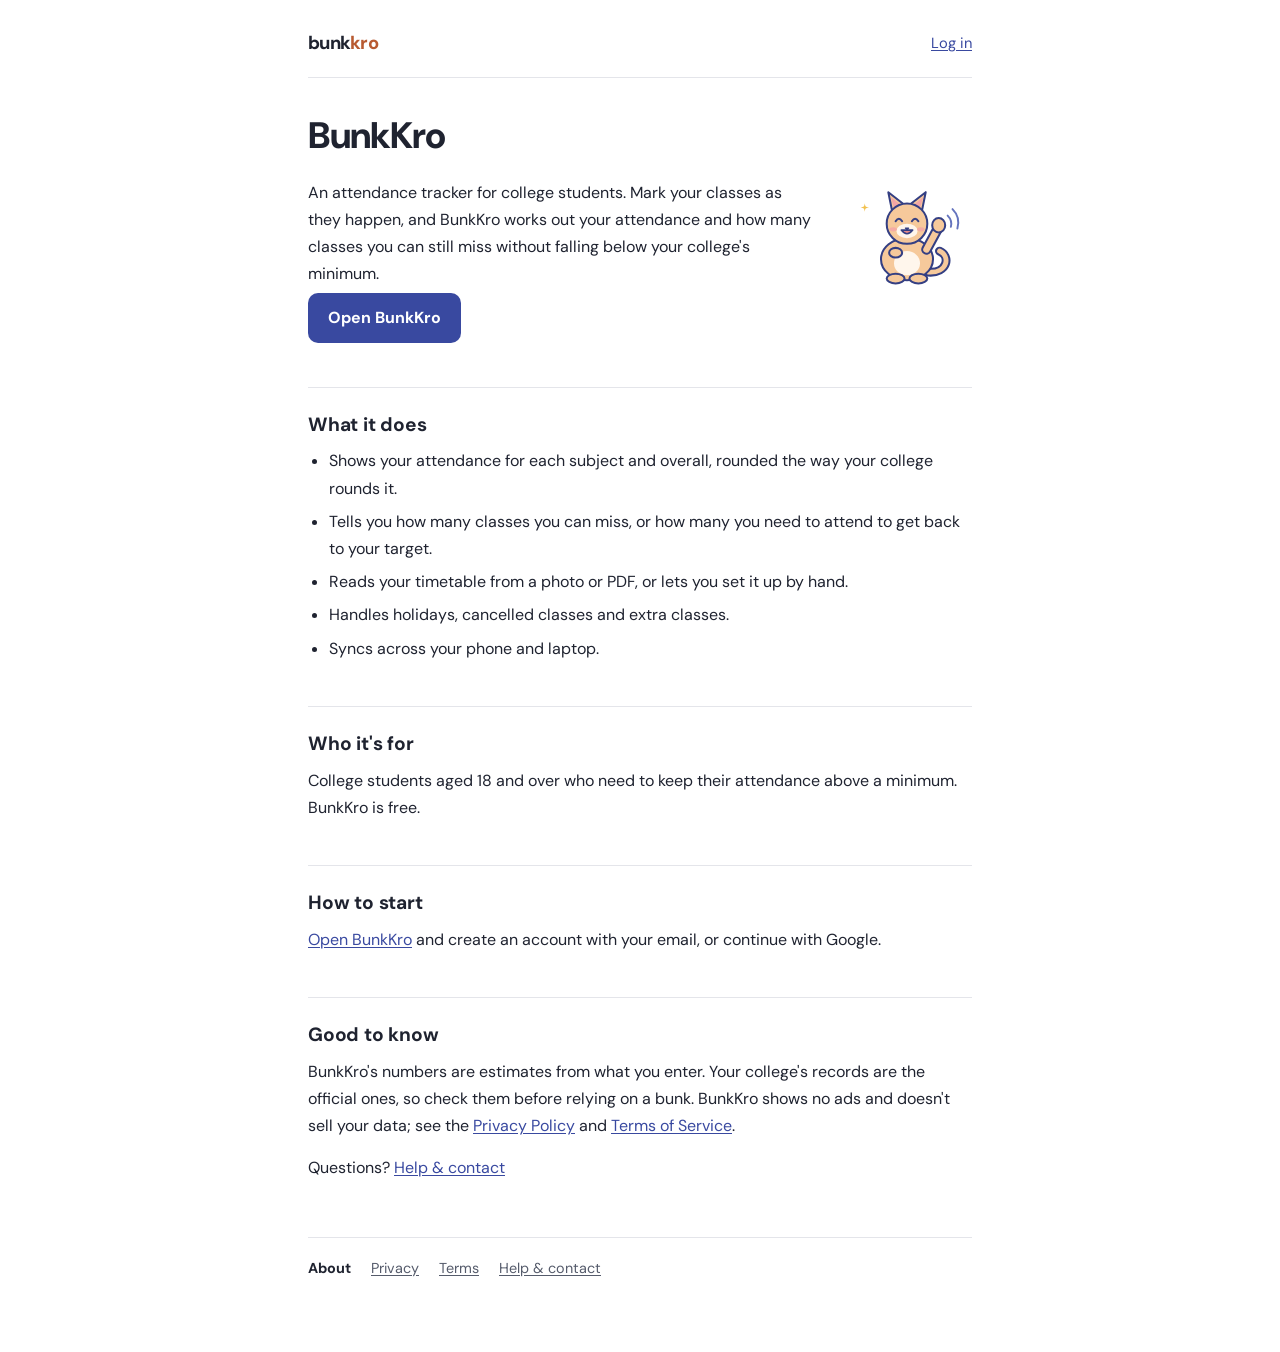
<file: about.html>
<!DOCTYPE html>
<html lang="en">
<head>
<meta charset="UTF-8">
<meta name="viewport" content="width=device-width, initial-scale=1">
<title>About BunkKro · Can I bunk today?</title>
<meta name="description" content="BunkKro is a free attendance tracker for college students: mark your classes, and it works out how many you can still miss without falling below your target.">
<meta property="og:title" content="BunkKro · Can I bunk today?">
<meta property="og:description" content="A free attendance tracker for college students. Mark your classes; BunkKro works out how many you can still miss.">
<meta property="og:type" content="website">
<meta property="og:url" content="https://bunkkro.vercel.app/about.html">
<link rel="canonical" href="https://bunkkro.vercel.app/about.html">
<link rel="icon" href="favicon.jpg">
<link rel="preload" href="assets/fonts/DMSans-latin.woff2" as="font" type="font/woff2" crossorigin>
<link rel="stylesheet" href="legal.css?v=20261127e">
</head>
<body>
<main class="doc">
  <nav class="doc-top" aria-label="Site"><a class="wordmark" href="about.html">bunk<span>kro</span></a><a href="./">Log in</a></nav>

  <header class="about-hero">
    <div>
      <h1>BunkKro</h1>
      <p class="doc-intro">An attendance tracker for college students. Mark your classes as they happen, and BunkKro
      works out your attendance and how many classes you can still miss without falling below your college's
      minimum.</p>
      <a class="about-cta" href="./">Open BunkKro</a>
    </div>
    <img src="assets/cat-wave.svg" alt="">
  </header>

  <h2>What it does</h2>
  <ul>
    <li>Shows your attendance for each subject and overall, rounded the way your college rounds it.</li>
    <li>Tells you how many classes you can miss, or how many you need to attend to get back to your target.</li>
    <li>Reads your timetable from a photo or PDF, or lets you set it up by hand.</li>
    <li>Handles holidays, cancelled classes and extra classes.</li>
    <li>Syncs across your phone and laptop.</li>
  </ul>

  <h2>Who it's for</h2>
  <p>College students aged 18 and over who need to keep their attendance above a minimum. BunkKro is free.</p>

  <h2>How to start</h2>
  <p><a href="./">Open BunkKro</a> and create an account with your email, or continue with Google.</p>

  <h2>Good to know</h2>
  <p>BunkKro's numbers are estimates from what you enter. Your college's records are the official ones, so check them
  before relying on a bunk. BunkKro shows no ads and doesn't sell your data; see the
  <a href="privacy.html">Privacy Policy</a> and <a href="terms.html">Terms of Service</a>.</p>

  <p>Questions? <a href="help.html">Help &amp; contact</a></p>

  <footer class="doc-foot">
    <a href="about.html" aria-current="page">About</a><a href="privacy.html">Privacy</a><a href="terms.html">Terms</a><a href="help.html">Help &amp; contact</a>
  </footer>
</main>
</body>
</html>
</file>
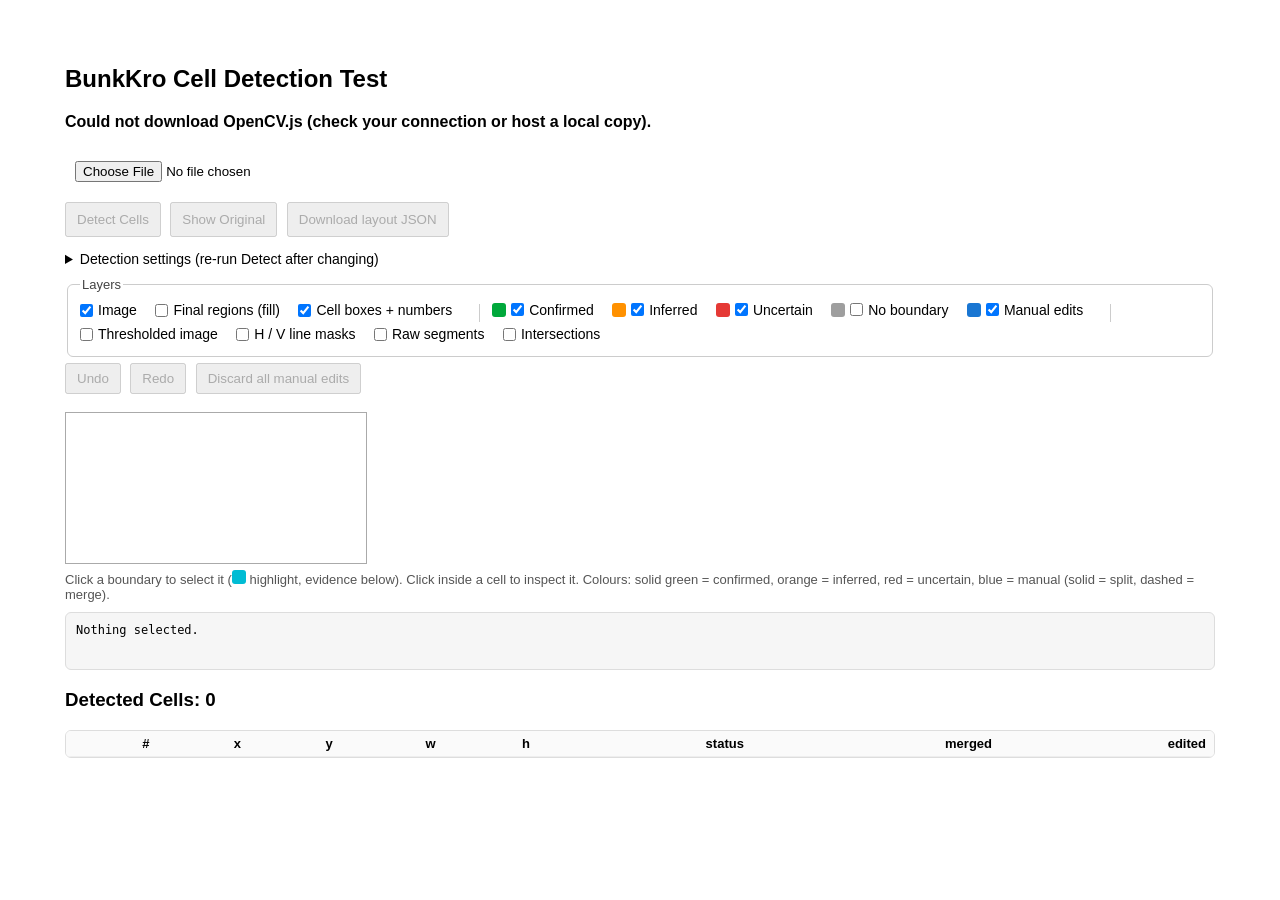
<file: grid-test.html>
<!DOCTYPE html>
<html lang="en">
<head>
  <meta charset="UTF-8">
  <meta name="viewport" content="width=device-width, initial-scale=1">
  <title>BunkKro - Cell Detection Test</title>

  <!-- onerror flag lets the page report a failed OpenCV download instead of waiting forever -->
  <script async id="cvScript" src="https://docs.opencv.org/4.x/opencv.js"
          onerror="window.cvLoadFailed = true"></script>

  <style>
    body { font-family: Arial, sans-serif; max-width: 1150px; margin: 25px auto; padding: 20px; }
    canvas { display: block; max-width: 100%; height: auto; margin-top: 12px; border: 1px solid #aaa; cursor: crosshair; }
    button, input { padding: 8px 10px; margin: 6px 5px 6px 0; }
    #status { font-weight: bold; }
    #summary { font-size: 14px; line-height: 1.6; margin: 8px 0; }
    .hint { font-size: 13px; color: #555; margin: 6px 0; }

    fieldset.layers { border: 1px solid #ccc; border-radius: 6px; padding: 6px 12px 10px; margin-top: 10px; }
    fieldset.layers legend { font-size: 13px; color: #444; }
    fieldset.layers label { display: inline-flex; align-items: center; gap: 5px; margin: 4px 14px 4px 0; font-size: 14px; cursor: pointer; }
    fieldset.layers input { margin: 0; padding: 0; }
    .sep { display: inline-block; width: 1px; height: 18px; background: #ccc; margin: 0 8px; vertical-align: middle; }

    .dot { width: 14px; height: 14px; display: inline-block; border-radius: 3px; }
    .green { background: #00a83b; } .orange { background: #ff9100; } .red { background: #e53935; }
    .blue { background: #1976d2; } .grey { background: #9e9e9e; } .cyan { background: #00bcd4; }

    details.settings { margin: 8px 0; font-size: 14px; }
    details.settings label { margin-right: 16px; }
    details.settings input { width: 70px; }

    #editBar button { padding: 6px 10px; }
    #edgePanel, #cellPanel { margin-top: 8px; padding: 8px 10px; background: #eef6ff; border: 1px solid #bcd; border-radius: 6px; font-size: 14px; }
    #cellPanel { background: #fff8e1; border-color: #e6d08a; }
    #info { white-space: pre-wrap; font-family: Consolas, monospace; font-size: 12px; background: #f6f6f6;
            border: 1px solid #ddd; border-radius: 6px; padding: 10px; margin-top: 10px; min-height: 36px; }

    #cellTableWrap { max-height: 340px; overflow: auto; border: 1px solid #ddd; border-radius: 6px; }
    table { border-collapse: collapse; width: 100%; font-size: 13px; }
    th, td { padding: 5px 8px; text-align: right; border-bottom: 1px solid #eee; }
    th { position: sticky; top: 0; background: #fafafa; }
    tr.row { cursor: pointer; } tr.row:hover { background: #fff8d6; } tr.sel { background: #ffe97a; }
    .st-confirmed { color: #00a83b; font-weight: bold; }
    .st-inferred { color: #ef6c00; font-weight: bold; }
    .st-uncertain { color: #e53935; font-weight: bold; }
    .st-manual { color: #1976d2; font-weight: bold; }
  </style>
</head>

<body>
  <h2>BunkKro Cell Detection Test</h2>
  <p id="status">Loading OpenCV...</p>

  <input type="file" id="upload" accept="image/*">
  <br>
  <button id="detect" disabled>Detect Cells</button>
  <button id="reset" disabled>Show Original</button>
  <button id="export" disabled>Download layout JSON</button>

  <details class="settings">
    <summary>Detection settings (re-run Detect after changing)</summary>
    <label>Faint-ink threshold offset <input type="number" id="setFaintC" value="4" min="1" max="12"></label>
    <label>Line kernel divisor <input type="number" id="setKernel" value="70" min="20" max="200"></label>
    <label>Shortest boundary (% of image) <input type="number" id="setMinSeg" value="3" min="1" max="10" step="0.5"></label>
  </details>

  <fieldset class="layers">
    <legend>Layers</legend>
    <label><input type="checkbox" data-layer="original" checked> Image</label>
    <label><input type="checkbox" data-layer="regions"> Final regions (fill)</label>
    <label><input type="checkbox" data-layer="cells" checked> Cell boxes + numbers</label>
    <span class="sep"></span>
    <label><i class="dot green"></i><input type="checkbox" data-layer="confirmed" checked> Confirmed</label>
    <label><i class="dot orange"></i><input type="checkbox" data-layer="inferred" checked> Inferred</label>
    <label><i class="dot red"></i><input type="checkbox" data-layer="uncertain" checked> Uncertain</label>
    <label><i class="dot grey"></i><input type="checkbox" data-layer="none"> No boundary</label>
    <label><i class="dot blue"></i><input type="checkbox" data-layer="manual" checked> Manual edits</label>
    <span class="sep"></span>
    <label><input type="checkbox" data-layer="threshold"> Thresholded image</label>
    <label><input type="checkbox" data-layer="masks"> H / V line masks</label>
    <label><input type="checkbox" data-layer="segments"> Raw segments</label>
    <label><input type="checkbox" data-layer="intersections"> Intersections</label>
  </fieldset>

  <div id="editBar">
    <button id="undoBtn" disabled>Undo</button>
    <button id="redoBtn" disabled>Redo</button>
    <button id="resetEditsBtn" disabled>Discard all manual edits</button>
  </div>

  <p id="summary"></p>
  <canvas id="canvas"></canvas>
  <p class="hint">
    Click a boundary to select it (<i class="dot cyan"></i> highlight, evidence below). Click inside a cell to inspect it.
    Colours: solid green = confirmed, orange = inferred, red = uncertain, blue = manual (solid = split, dashed = merge).
  </p>

  <div id="edgePanel" hidden>
    Selected boundary:
    <button data-act="split">Split here</button>
    <button data-act="merge">Merge across</button>
    <button data-act="auto">Back to automatic</button>
  </div>
  <div id="cellPanel" hidden>
    Selected cell:
    <button id="addV">Add vertical boundary</button>
    <button id="addH">Add horizontal boundary</button>
    <span id="armHint"></span>
  </div>

  <div id="info">Nothing selected.</div>

  <h3>Detected Cells: <span id="count">0</span></h3>
  <div id="cellTableWrap">
    <table>
      <thead><tr><th>#</th><th>x</th><th>y</th><th>w</th><th>h</th><th>status</th><th>merged</th><th>edited</th></tr></thead>
      <tbody id="cellTable"></tbody>
    </table>
  </div>

  <script>
    // ======================================================================
    // GRID-CORE-START
    // Pure JavaScript (no OpenCV, no DOM): operates on plain Uint8Array masks
    // so it can be unit-tested outside the browser.
    //
    // Model
    //  1. Deskew (estimateSkew) so lines are axis-aligned.
    //  2. Extract LOCAL line segments (kept with their own extents).
    //  3. Accept a segment if it is long, or if it is short but ends on a
    //     perpendicular line (a real short boundary has a junction; a letter
    //     stroke or underline does not).
    //  4. Cluster accepted segments into candidate row/column coordinates.
    //     A coordinate only needs support somewhere; it does NOT need to span
    //     the table. Every edge between two coordinates is then judged
    //     individually from image evidence.
    //  5. Cells = fine-grid cells merged across edges that are not boundaries.
    // ======================================================================
    const GRID_CFG = {
      // preprocessing (OpenCV part of the page)
      maxWorkingSide: 2000,   // larger images are downscaled for processing
      strictC: 10,            // adaptive-threshold offset for confident ink
      faintC: 4,              // lower offset: also keeps faint ink
      lineKernelDiv: 70,      // strict line kernel = dimension / this
      faintKernelDiv: 40,     // faint line kernel = dimension / this (longer: noise is more common)
      minKernel: 12,
      skewMaxDeg: 4,
      skewMinApplyDeg: 0.15,  // do not rotate for smaller angles
      skewMinGain: 1.02,      // projection sharpness must improve by 2%

      // segments
      segMinRun: 8,
      maxLineThickness: 9,
      minSegFrac: 0.03,       // shortest accepted segment, fraction of the image dimension
      longSegFrac: 0.12,      // at least this long: accepted without a junction
      clusterTolFrac: 0.005,
      jitterFactor: 2.5,      // nearby coordinates that never overlap are one wall with local jitter
      maxLines: 150,

      // edge measurement
      endPad: 3,
      bridgeGap: 3,
      minFaintRun: 10,
      minFaintRunFrac: 0.08,

      // classification thresholds (not calibrated on real data - tune with the debug layers)
      confirmedCov: 0.85,
      faintMaskCov: 0.9,
      faintLineCov: 0.5,
      fragmentCov: 0.2,
      textCrossCov: 0.1,
      contentMin: 0.01,       // ink density below this = blank

      minCellSize: 12
    };

    // ---------- affine helpers: [a, b, tx, c, d, ty] ----------
    function affineMul(A, B) { // apply B first, then A
      return [
        A[0] * B[0] + A[1] * B[3], A[0] * B[1] + A[1] * B[4], A[0] * B[2] + A[1] * B[5] + A[2],
        A[3] * B[0] + A[4] * B[3], A[3] * B[1] + A[4] * B[4], A[3] * B[2] + A[4] * B[5] + A[5]
      ];
    }
    function invertAffine(M) {
      const det = M[0] * M[4] - M[1] * M[3];
      const i0 = M[4] / det, i1 = -M[1] / det, i3 = -M[3] / det, i4 = M[0] / det;
      return [i0, i1, -(i0 * M[2] + i1 * M[5]), i3, i4, -(i3 * M[2] + i4 * M[5])];
    }
    function applyAffine(M, x, y) { return [M[0] * x + M[1] * y + M[2], M[3] * x + M[4] * y + M[5]]; }
    // identical to cv.getRotationMatrix2D(center, angleDeg, 1): positive = counter-clockwise
    function rotationAffine(angleDeg, cx, cy) {
      const a = Math.cos(angleDeg * Math.PI / 180), b = Math.sin(angleDeg * Math.PI / 180);
      return [a, b, (1 - a) * cx - b * cy, -b, a, b * cx + (1 - a) * cy];
    }

    // ---------- skew estimation (projection-profile sharpness) ----------
    // Returns the angle (degrees) to pass to rotationAffine()/warpAffine to make lines horizontal.
    function estimateSkew(ink, W, H, cfg) {
      let total = 0;
      for (let i = 0; i < ink.length; i++) if (ink[i]) total++;
      if (total < 50) return { angle: 0, score: 0, baseScore: 0 };
      const stride = Math.max(1, Math.floor(total / 160000));
      const px = new Int32Array(Math.ceil(total / stride) + 1);
      const py = new Int32Array(px.length);
      let n = 0, seen = 0;
      for (let y = 0; y < H; y++) {
        const row = y * W;
        for (let x = 0; x < W; x++) {
          if (ink[row + x]) {
            if (seen % stride === 0) { px[n] = x; py[n] = y; n++; }
            seen++;
          }
        }
      }
      const pad = Math.ceil(W * 0.12) + 2;
      const hist = new Int32Array(H + 2 * pad + 2);
      const cx = W / 2;
      const score = (deg) => {
        const s = Math.tan(deg * Math.PI / 180);
        hist.fill(0);
        for (let i = 0; i < n; i++) hist[Math.round(py[i] - s * (px[i] - cx)) + pad]++;
        let sc = 0;
        for (let i = 0; i < hist.length; i++) sc += hist[i] * hist[i];
        return sc;
      };
      let best = 0, bestScore = -1;
      for (let d = -cfg.skewMaxDeg; d <= cfg.skewMaxDeg + 1e-9; d += 0.25) {
        const sc = score(d);
        if (sc > bestScore) { bestScore = sc; best = d; }
      }
      const center = best;
      for (let d = center - 0.25; d <= center + 0.25 + 1e-9; d += 0.025) {
        const sc = score(d);
        if (sc > bestScore) { bestScore = sc; best = d; }
      }
      return { angle: Math.round(best * 1000) / 1000, score: bestScore, baseScore: score(0) };
    }

    function transposeMask(mask, W, H) {
      const out = new Uint8Array(W * H);
      for (let y = 0; y < H; y++) {
        const row = y * W;
        for (let x = 0; x < W; x++) if (mask[row + x]) out[x * H + y] = 1;
      }
      return out;
    }

    // Horizontal segments = connected groups of runs in adjacent rows. [{pos, a, b, thick}]
    function extractSegments(mask, W, H, minRun, maxThick) {
      const parent = [], runs = [];
      const find = (i) => { while (parent[i] !== i) { parent[i] = parent[parent[i]]; i = parent[i]; } return i; };
      const union = (a, b) => { a = find(a); b = find(b); if (a !== b) parent[b] = a; };
      let prev = [];
      for (let y = 0; y < H; y++) {
        const cur = [];
        const row = y * W;
        let x = 0;
        while (x < W) {
          if (mask[row + x]) {
            const s = x;
            while (x < W && mask[row + x]) x++;
            if (x - s >= minRun) { const id = runs.length; runs.push({ y, x1: s, x2: x - 1 }); parent.push(id); cur.push(id); }
          } else x++;
        }
        let p = 0;
        for (const id of cur) {
          const r = runs[id];
          for (let q = p; q < prev.length; q++) {
            const pr = runs[prev[q]];
            if (pr.x2 < r.x1) { p = q + 1; continue; }
            if (pr.x1 > r.x2) break;
            union(id, prev[q]);
          }
        }
        prev = cur;
      }
      const groups = new Map();
      for (let i = 0; i < runs.length; i++) {
        const root = find(i), r = runs[i], len = r.x2 - r.x1 + 1;
        let g = groups.get(root);
        if (!g) { g = { ySum: 0, wSum: 0, y1: Infinity, y2: -Infinity, a: Infinity, b: -Infinity }; groups.set(root, g); }
        g.ySum += r.y * len; g.wSum += len;
        g.y1 = Math.min(g.y1, r.y); g.y2 = Math.max(g.y2, r.y);
        g.a = Math.min(g.a, r.x1); g.b = Math.max(g.b, r.x2);
      }
      const out = [];
      for (const g of groups.values()) {
        const thick = g.y2 - g.y1 + 1;
        if (thick > maxThick) continue;
        out.push({ pos: g.ySum / g.wSum, a: g.a, b: g.b, thick });
      }
      return out;
    }

    // Stage 2+3: extract and accept local segments (cacheable; independent of manual edits)
    function detectSegments(hAll, vAll, W, H, cfg) {
      const minDim = Math.min(W, H);
      const tol = Math.max(3, Math.round(minDim * cfg.clusterTolFrac));
      const maxThick = Math.max(cfg.maxLineThickness, Math.round(minDim * 0.012));
      const hSegs = extractSegments(hAll, W, H, cfg.segMinRun, maxThick);
      const vSegs = extractSegments(transposeMask(vAll, W, H), H, W, cfg.segMinRun, maxThick);

      const minH = Math.max(cfg.minKernel, Math.round(cfg.minSegFrac * W));
      const minV = Math.max(cfg.minKernel, Math.round(cfg.minSegFrac * H));
      const longH = cfg.longSegFrac * W, longV = cfg.longSegFrac * H;
      const slack = tol + 2;

      const vCand = vSegs.filter(s => s.b - s.a + 1 >= minV);
      const hCand = hSegs.filter(s => s.b - s.a + 1 >= minH);

      // a short segment is a real boundary only if one end lies on a perpendicular segment
      const endsOn = (s, perps) => {
        for (const p of perps) {
          if (s.pos < p.a - slack || s.pos > p.b + slack) continue; // s must lie within p's extent
          if (Math.abs(p.pos - s.a) <= slack || Math.abs(p.pos - s.b) <= slack) return true;
        }
        return false;
      };

      for (const s of hSegs) {
        const len = s.b - s.a + 1;
        if (len < minH) { s.accepted = false; s.reason = 'too short'; }
        else if (len >= longH) { s.accepted = true; s.reason = 'long'; }
        else if (endsOn(s, vCand)) { s.accepted = true; s.reason = 'junction'; }
        else { s.accepted = false; s.reason = 'no junction'; }
      }
      for (const s of vSegs) {
        const len = s.b - s.a + 1;
        if (len < minV) { s.accepted = false; s.reason = 'too short'; }
        else if (len >= longV) { s.accepted = true; s.reason = 'long'; }
        else if (endsOn(s, hCand)) { s.accepted = true; s.reason = 'junction'; }
        else { s.accepted = false; s.reason = 'no junction'; }
      }

      // intersections between accepted segments (for the debug layer)
      const hA = hSegs.filter(s => s.accepted), vA = vSegs.filter(s => s.accepted);
      const intersections = [];
      for (const h of hA) {
        for (const v of vA) {
          if (v.pos >= h.a - slack && v.pos <= h.b + slack && h.pos >= v.a - slack && h.pos <= v.b + slack) {
            if (intersections.length < 6000) intersections.push({ x: v.pos, y: h.pos });
          }
        }
      }
      return { tol, W, H, hSegs, vSegs, intersections };
    }

    function overlapLen(I1, I2) {
      let i = 0, j = 0, tot = 0;
      while (i < I1.length && j < I2.length) {
        const lo = Math.max(I1[i][0], I2[j][0]), hi = Math.min(I1[i][1], I2[j][1]);
        if (hi > lo) tot += hi - lo + 1;
        if (I1[i][1] < I2[j][1]) i++; else j++;
      }
      return tot;
    }
    function mergeIntervals(list) {
      const sorted = list.map(s => [s.a, s.b]).sort((p, q) => p[0] - q[0]);
      const out = [];
      for (const [a, b] of sorted) {
        const last = out[out.length - 1];
        if (last && a <= last[1] + 1) last[1] = Math.max(last[1], b);
        else out.push([a, b]);
      }
      return out;
    }

    // Group nearly aligned segments into coordinates. No relative-length filter:
    // short boundaries are legitimate. Nearby coordinates whose extents never overlap
    // are the same wall with local offset (residual tilt / uneven drawing) and are merged.
    function clusterSegments(segs, tol, jitterTol) {
      const sorted = segs.slice().sort((p, q) => p.pos - q.pos);
      let clusters = [];
      for (const s of sorted) {
        const w = s.b - s.a + 1, last = clusters[clusters.length - 1];
        if (last && Math.abs(s.pos - last.pos) <= tol) {
          last.segs.push(s); last.wSum += w; last.pSum += s.pos * w; last.pos = last.pSum / last.wSum;
        } else clusters.push({ segs: [s], wSum: w, pSum: s.pos * w, pos: s.pos });
      }
      const finalize = (c) => {
        c.intervals = mergeIntervals(c.segs);
        c.covered = c.intervals.reduce((n, [a, b]) => n + (b - a + 1), 0);
      };
      clusters.forEach(finalize);
      let changed = true;
      while (changed) {
        changed = false;
        for (let i = 0; i < clusters.length - 1; i++) {
          const A = clusters[i], B = clusters[i + 1];
          if (B.pos - A.pos <= jitterTol &&
              overlapLen(A.intervals, B.intervals) <= 0.1 * Math.min(A.covered, B.covered)) {
            A.segs = A.segs.concat(B.segs); A.wSum += B.wSum; A.pSum += B.pSum; A.pos = A.pSum / A.wSum;
            finalize(A);
            clusters.splice(i + 1, 1);
            changed = true;
            break;
          }
        }
      }
      return clusters.map(c => ({ pos: c.pos, intervals: c.intervals, covered: c.covered, manual: c.segs.some(s => s.manual) }));
    }

    function makeIntegral(mask, W, H) {
      const I = new Uint32Array((W + 1) * (H + 1));
      for (let y = 0; y < H; y++) {
        let rowSum = 0;
        for (let x = 0; x < W; x++) {
          if (mask[y * W + x]) rowSum++;
          I[(y + 1) * (W + 1) + (x + 1)] = I[y * (W + 1) + (x + 1)] + rowSum;
        }
      }
      return I;
    }
    function boxSum(I, W, H, x1, y1, x2, y2) {
      x1 = Math.max(0, Math.round(x1)); y1 = Math.max(0, Math.round(y1));
      x2 = Math.min(W, Math.round(x2)); y2 = Math.min(H, Math.round(y2));
      if (x2 <= x1 || y2 <= y1) return 0;
      const S = W + 1;
      return I[y2 * S + x2] - I[y1 * S + x2] - I[y2 * S + x1] + I[y1 * S + x1];
    }

    // Evidence along one fine-grid edge.
    //   strictCov    : fraction covered by the strict line mask
    //   faintMaskCov : fraction covered by the faint line mask (long, continuous faint runs)
    //   faintCov     : fraction covered by thin collinear ink runs (tracks a line that wobbles by <=1px; text breaks the track)
    //   inkCov       : fraction of positions with ANY ink in the band (text counts here)
    //   spread       : thirds of the edge containing ink (text sits in one third, a broken line is spread out)
    function measureEdge(horizontal, pos, a, b, W, H, strictMask, faintMask, inkMask, cfg, bandTol) {
      const alongMax = horizontal ? W : H, perpMax = horizontal ? H : W;
      const start = Math.round(a) + cfg.endPad, end = Math.round(b) - cfg.endPad;
      const len = end - start + 1;
      const empty = { len: Math.max(len, 0), strictCov: 0, faintMaskCov: 0, faintCov: 0, inkCov: 0, spread: 0 };
      if (len < 4) return empty;

      const p = Math.round(pos);
      const lo = Math.max(0, p - bandTol), hi = Math.min(perpMax - 1, p + bandTol);
      const minRun = Math.max(cfg.minFaintRun, Math.ceil(len * cfg.minFaintRunFrac));

      let strictHits = 0, faintMaskHits = 0, inkTotal = 0, covered = 0;
      const thirdInk = [0, 0, 0], thirdLen = [0, 0, 0];
      let runStart = -1, runLast = -1, py = p;
      const endRun = () => {
        if (runStart >= 0 && (runLast - runStart + 1) >= minRun) covered += runLast - runStart + 1;
        runStart = -1;
      };

      for (let i = 0; i < len; i++) {
        const t = start + i;
        const third = Math.min(2, Math.floor((i * 3) / len));
        thirdLen[third]++;
        if (t < 0 || t >= alongMax) continue;
        let strict = false, fm = false, best = -1, bestD = Infinity;
        const ref = runStart >= 0 ? py : p;
        for (let q = lo; q <= hi; q++) {
          const idx = horizontal ? q * W + t : t * W + q;
          if (strictMask[idx]) strict = true;
          if (faintMask[idx]) fm = true;
          if (inkMask[idx]) { const d = Math.abs(q - ref); if (d < bestD) { bestD = d; best = q; } }
        }
        if (strict) strictHits++;
        if (fm) faintMaskHits++;
        if (best >= 0) {
          inkTotal++; thirdInk[third]++;
          if (runStart < 0) { runStart = i; runLast = i; py = best; }
          else if (bestD <= 1) { runLast = i; py = best; }
          else { endRun(); runStart = i; runLast = i; py = best; }
        } else if (runStart >= 0 && i - runLast > cfg.bridgeGap) endRun();
      }
      endRun();

      let spread = 0;
      for (let s = 0; s < 3; s++) if (thirdLen[s] > 0 && thirdInk[s] / thirdLen[s] >= 0.25) spread++;
      return { len, strictCov: strictHits / len, faintMaskCov: faintMaskHits / len, faintCov: covered / len, inkCov: inkTotal / len, spread };
    }

    function computeComps(grid, wallFn) {
      const { nx, ny, hE, vE } = grid;
      const nR = ny - 1, nC = nx - 1;
      const parent = Array.from({ length: nR * nC }, (_, i) => i);
      const find = (i) => { while (parent[i] !== i) { parent[i] = parent[parent[i]]; i = parent[i]; } return i; };
      const union = (a, b) => { a = find(a); b = find(b); if (a !== b) parent[b] = a; };
      for (let k = 1; k < ny - 1; k++) for (let c = 0; c < nC; c++) if (!wallFn(hE[k][c])) union((k - 1) * nC + c, k * nC + c);
      for (let j = 1; j < nx - 1; j++) for (let r = 0; r < nR; r++) if (!wallFn(vE[j][r])) union(r * nC + (j - 1), r * nC + j);
      const compOf = new Int32Array(nR * nC);
      const comps = new Map();
      for (let r = 0; r < nR; r++) {
        for (let c = 0; c < nC; c++) {
          const root = find(r * nC + c);
          compOf[r * nC + c] = root;
          let g = comps.get(root);
          if (!g) { g = { r0: r, r1: r, c0: c, c1: c, members: [] }; comps.set(root, g); }
          g.r0 = Math.min(g.r0, r); g.r1 = Math.max(g.r1, r);
          g.c0 = Math.min(g.c0, c); g.c1 = Math.max(g.c1, c);
          g.members.push([r, c]);
        }
      }
      for (const g of comps.values()) g.rect = g.members.length === (g.r1 - g.r0 + 1) * (g.c1 - g.c0 + 1);
      return { compOf, comps, nC };
    }

    const autoWall = (e) => e.manualLine || e.status === 'confirmed' || e.status === 'inferred';

    // Stage 4+5: coordinates, fine grid, per-edge evidence and classification
    function buildGrid(det, M, W, H, cfg, extraLines) {
      extraLines = extraLines || [];
      const tol = det.tol, jitterTol = tol * cfg.jitterFactor;
      const toSeg = (l) => ({ pos: l.pos, a: l.a, b: l.b, thick: 1, manual: true });
      const hLines = clusterSegments(det.hSegs.filter(s => s.accepted).concat(extraLines.filter(l => l.horizontal).map(toSeg)), tol, jitterTol);
      const vLines = clusterSegments(det.vSegs.filter(s => s.accepted).concat(extraLines.filter(l => !l.horizontal).map(toSeg)), tol, jitterTol);

      if (hLines.length < 2 || vLines.length < 2) {
        throw new Error(`Could not find a grid (found ${hLines.length} horizontal and ${vLines.length} vertical lines).`);
      }
      if (hLines.length > cfg.maxLines || vLines.length > cfg.maxLines) {
        throw new Error(`Too many candidate lines (${hLines.length} horizontal, ${vLines.length} vertical): the image is probably noisy. Raise the thresholds.`);
      }

      const ys = hLines.map(l => l.pos), xs = vLines.map(l => l.pos);
      const ny = ys.length, nx = xs.length;
      const bandTol = tol;
      const hE = [], vE = [], edges = [];
      let nextId = 1;
      const integral = makeIntegral(M.ink, W, H);

      for (let k = 0; k < ny; k++) {
        hE[k] = [];
        for (let c = 0; c < nx - 1; c++) {
          const m = measureEdge(true, ys[k], xs[c], xs[c + 1], W, H, M.hStrict, M.hFaint, M.ink, cfg, bandTol);
          const e = Object.assign({ id: nextId++, horizontal: true, pos: ys[k], a: xs[c], b: xs[c + 1], k, c,
            status: null, source: '', reason: '', contin: null, corners: null, override: null, manualLine: false,
            contentA: null, contentB: null }, m);
          e.pass1 = m.strictCov >= cfg.confirmedCov ? 'mask' : (m.faintMaskCov >= cfg.faintMaskCov ? 'faint-mask' : null);
          hE[k][c] = e; edges.push(e);
        }
      }
      for (let j = 0; j < nx; j++) {
        vE[j] = [];
        for (let r = 0; r < ny - 1; r++) {
          const m = measureEdge(false, xs[j], ys[r], ys[r + 1], W, H, M.vStrict, M.vFaint, M.ink, cfg, bandTol);
          const e = Object.assign({ id: nextId++, horizontal: false, pos: xs[j], a: ys[r], b: ys[r + 1], j, r,
            status: null, source: '', reason: '', contin: null, corners: null, override: null, manualLine: false,
            contentA: null, contentB: null }, m);
          e.pass1 = m.strictCov >= cfg.confirmedCov ? 'mask' : (m.faintMaskCov >= cfg.faintMaskCov ? 'faint-mask' : null);
          vE[j][r] = e; edges.push(e);
        }
      }

      const conf = (e) => !!e && !!e.pass1;
      const margin = tol + 2;
      const density = (r, c) => {
        const x1 = xs[c] + margin, x2 = xs[c + 1] - margin, y1 = ys[r] + margin, y2 = ys[r + 1] - margin;
        const area = (x2 - x1) * (y2 - y1);
        if (area < 16) return null;
        return boxSum(integral, W, H, x1, y1, x2, y2) / area;
      };

      // ---- Pass 2: classify using image evidence + neighbouring CONFIRMED edges only ----
      for (const e of edges) {
        if (e.pass1) {
          e.status = 'confirmed';
          e.source = e.pass1 === 'mask' ? 'line mask' : 'faint line mask';
          e.reason = e.pass1 === 'mask' ? 'strict line mask covers the edge' : 'a continuous faint line covers the edge';
          continue;
        }
        let contin, corners, A = null, B = null;
        if (e.horizontal) {
          const { k, c } = e;
          const left = c > 0 ? hE[k][c - 1] : null, right = c < nx - 2 ? hE[k][c + 1] : null;
          contin = !!left && !!right && conf(left) && conf(right);
          const endOK = (j) => conf(k > 0 ? vE[j][k - 1] : null) || conf(k < ny - 1 ? vE[j][k] : null);
          corners = endOK(c) && endOK(c + 1);
          if (k > 0) A = density(k - 1, c);
          if (k < ny - 1) B = density(k, c);
        } else {
          const { j, r } = e;
          const up = r > 0 ? vE[j][r - 1] : null, dn = r < ny - 2 ? vE[j][r + 1] : null;
          contin = !!up && !!dn && conf(up) && conf(dn);
          const endOK = (kk) => conf(j > 0 ? hE[kk][j - 1] : null) || conf(j < nx - 1 ? hE[kk][j] : null);
          corners = endOK(r) && endOK(r + 1);
          if (j > 0) A = density(r, j - 1);
          if (j < nx - 1) B = density(r, j);
        }
        e.contin = contin; e.corners = corners; e.contentA = A; e.contentB = B;

        const lineCov = Math.max(e.strictCov, e.faintMaskCov, e.faintCov);
        const structure = contin || corners;
        const how = contin && corners ? 'collinear neighbours and corner support' : contin ? 'collinear neighbours' : 'corner support';

        if (lineCov >= cfg.faintLineCov) {
          if (structure) { e.status = 'inferred'; e.source = 'faint ink + structure'; e.reason = `broken or faint line-like ink along the edge, plus ${how}`; }
          else { e.status = 'uncertain'; e.source = 'faint ink'; e.reason = 'line-like ink, but not tied into the surrounding grid'; }
        } else if (lineCov >= cfg.fragmentCov && e.spread >= 2) {
          if (structure) { e.status = 'uncertain'; e.source = 'fragmentary ink'; e.reason = 'fragmentary line-like ink spread along the edge; text cannot be ruled out'; }
          else { e.status = 'none'; e.source = 'fragmentary ink'; e.reason = 'fragmentary ink without structural support'; }
        } else if (e.inkCov >= cfg.textCrossCov) {
          e.status = 'none'; e.source = 'text crossing'; e.reason = 'non-line ink crosses this position (text inside a merged region)';
        } else if (contin && corners) {
          e.status = 'uncertain'; e.source = 'structure only';
          e.reason = 'neighbours and corners predict a boundary but there is no pixel evidence and no text crosses it';
        } else {
          e.status = 'none'; e.source = 'no evidence'; e.reason = 'no evidence of a boundary';
        }
      }

      // manual lines: mark edges lying on a user-added line
      for (const l of extraLines) {
        for (const e of edges) {
          if (e.horizontal !== l.horizontal || Math.abs(e.pos - l.pos) > jitterTol + 1) continue;
          const mid = (e.a + e.b) / 2;
          if (mid >= l.a - 1 && mid <= l.b + 1) e.manualLine = true;
        }
      }

      // ---- Pass 3a: aligned absence. If SEVERAL distinct lines are all absent over the same
      // rectangular stretch (while confirmed on both sides), that is how a merged block looks:
      // faintness is a property of a line, so independent lines rarely fail in the same place.
      // A single absent edge (e.g. a 2-period lab) is NOT resolved here. ----
      {
        const nCa = nx - 1, nRa = ny - 1;
        const baseA = computeComps({ nx, ny, hE, vE }, autoWall);
        for (const g of baseA.comps.values()) {
          if (!g.rect || g.members.length < 3) continue;
          const inComp = new Set(g.members.map(([r, c]) => r * nCa + c));
          const absent = [], lineIds = new Set();
          for (const [r, c] of g.members) {
            if (c + 1 < nCa && inComp.has(r * nCa + c + 1)) { absent.push(vE[c + 1][r]); lineIds.add('v' + (c + 1)); }
            if (r + 1 < nRa && inComp.has((r + 1) * nCa + c)) { absent.push(hE[r + 1][c]); lineIds.add('h' + (r + 1)); }
          }
          if (lineIds.size < 2) continue;
          for (const e of absent) {
            if (e.status === 'uncertain' && !e.manualLine) {
              e.status = 'none'; e.source = 'aligned absence';
              e.reason = `${lineIds.size} separate boundary lines are all absent over this same stretch while present on both sides: consistent with one merged region`;
            }
          }
        }
      }

      // ---- Pass 3b: rectangularity. Resolve a run of uncertain collinear edges only if exactly
      // one reading (boundary vs. no boundary) yields rectangular regions. ----
      const runs = [];
      for (let k = 1; k < ny - 1; k++) {
        let cur = null;
        for (let c = 0; c < nx - 1; c++) {
          const e = hE[k][c];
          if (e.status === 'uncertain' && !e.manualLine) { if (!cur) { cur = []; runs.push(cur); } cur.push(e); } else cur = null;
        }
      }
      for (let j = 1; j < nx - 1; j++) {
        let cur = null;
        for (let r = 0; r < ny - 1; r++) {
          const e = vE[j][r];
          if (e.status === 'uncertain' && !e.manualLine) { if (!cur) { cur = []; runs.push(cur); } cur.push(e); } else cur = null;
        }
      }
      const nC = nx - 1;
      const cellsOf = (e) => e.horizontal
        ? [(e.k - 1) * nC + e.c, e.k * nC + e.c]
        : [e.r * nC + (e.j - 1), e.r * nC + e.j];
      const grid = { nx, ny, hE, vE };
      for (let iter = 0; iter < 3; iter++) {
        const live = runs.filter(run => run[0].status === 'uncertain');
        if (!live.length) break;
        const base = computeComps(grid, autoWall);
        let changed = false;
        const decisions = [];
        for (const run of live) {
          const set = new Set(run);
          const pairs = run.map(cellsOf);
          const mergeRect = pairs.every(([p, q]) => base.comps.get(base.compOf[p]).rect && base.comps.get(base.compOf[q]).rect);
          const sp = computeComps(grid, (e) => autoWall(e) || set.has(e));
          const splitRect = pairs.every(([p, q]) => {
            const gp = sp.comps.get(sp.compOf[p]), gq = sp.comps.get(sp.compOf[q]);
            if (sp.compOf[p] === sp.compOf[q]) return false;           // a lone wall inside a region is not a partition
            if (!gp.rect || !gq.rect) return false;
            const w = (g) => xs[g.c1 + 1] - xs[g.c0], h = (g) => ys[g.r1 + 1] - ys[g.r0];
            return w(gp) >= cfg.minCellSize && h(gp) >= cfg.minCellSize && w(gq) >= cfg.minCellSize && h(gq) >= cfg.minCellSize;
          });
          if (!mergeRect && splitRect) decisions.push([run, 'inferred', 'merging across this boundary would create a non-rectangular region, while a boundary yields two rectangles']);
          else if (mergeRect && !splitRect) decisions.push([run, 'none', 'a boundary here would not partition the region into rectangles']);
        }
        for (const [run, status, why] of decisions) {
          for (const e of run) { e.status = status; e.source = 'rectangularity'; e.reason = why; }
          changed = true;
        }
        if (!changed) break;
      }

      return { xs, ys, nx, ny, hE, vE, edges, tol, W, H, integral, hLineCount: ny, vLineCount: nx, cfg };
    }

    // Manual decisions. Overrides are geometric records, so they survive re-analysis.
    function overrideMatches(o, e, tol) {
      if (o.horizontal !== e.horizontal || Math.abs(o.pos - e.pos) > 3 * tol) return false;
      const mid = (e.a + e.b) / 2;
      return mid >= o.a - 1 && mid <= o.b + 1;
    }
    function applyOverrides(grid, overrides) {
      for (const e of grid.edges) {
        e.override = e.manualLine ? 'split' : null;
        for (const o of overrides) if (overrideMatches(o, e, grid.tol)) e.override = o.mode;
      }
    }
    function isWall(e) {
      if (e.override === 'split') return true;
      if (e.override === 'merge') return false;
      return e.status === 'confirmed' || e.status === 'inferred';
    }
    function effStatus(e) { return e.override ? 'manual' : e.status; }

    function sideStatus(list) {
      let unc = false, inf = false, man = false;
      for (const e of list) {
        const st = effStatus(e);
        if (st === 'uncertain' || st === 'none') unc = true;
        else if (st === 'inferred') inf = true;
        else if (st === 'manual') man = true;
      }
      return unc ? 'uncertain' : inf ? 'inferred' : man ? 'manual' : 'confirmed';
    }
    function wallFraction(list) {
      let wall = 0, tot = 0;
      for (const e of list) { const l = e.b - e.a; tot += l; if (isWall(e)) wall += l; }
      return tot > 0 ? wall / tot : 0;
    }

    function buildCells(grid, cfg) {
      cfg = cfg || GRID_CFG;
      const { xs, ys, nx, ny, hE, vE, edges, W, H, integral, tol } = grid;
      const cp = computeComps(grid, isWall);
      const nR = ny - 1, nC = nx - 1;
      const margin = tol + 2;

      const items = [];
      let droppedSlivers = 0;
      for (const g of cp.comps.values()) {
        const w = xs[g.c1 + 1] - xs[g.c0], h = ys[g.r1 + 1] - ys[g.r0];
        if (w < cfg.minCellSize || h < cfg.minCellSize) { droppedSlivers++; continue; }
        items.push({ g, x: xs[g.c0], y: ys[g.r0], w, h });
      }
      items.sort((p, q) => (p.g.r0 - q.g.r0) || (p.g.c0 - q.g.c0));

      const cells = [], cellEdges = new Map();
      let droppedOutside = 0;
      for (const item of items) {
        const { g } = item;
        const top = [], bottom = [], left = [], right = [];
        for (let c = g.c0; c <= g.c1; c++) { top.push(hE[g.r0][c]); bottom.push(hE[g.r1 + 1][c]); }
        for (let r = g.r0; r <= g.r1; r++) { left.push(vE[g.c0][r]); right.push(vE[g.c1 + 1][r]); }

        const inComp = new Set(g.members.map(([r, c]) => r * nC + c));
        const internal = [];
        for (const [r, c] of g.members) {
          if (c + 1 < nC && inComp.has(r * nC + c + 1)) internal.push(vE[c + 1][r]);
          if (r + 1 < nR && inComp.has((r + 1) * nC + c)) internal.push(hE[r + 1][c]);
        }
        const internalUncertain = internal.filter(e => effStatus(e) === 'uncertain').length;

        const boundaries = { top: sideStatus(top), right: sideStatus(right), bottom: sideStatus(bottom), left: sideStatus(left) };
        const sideVals = Object.values(boundaries);
        const hasWallH = wallFraction(top) >= 0.5 || wallFraction(bottom) >= 0.5;
        const hasWallV = wallFraction(left) >= 0.5 || wallFraction(right) >= 0.5;

        const area = Math.max(1, (item.w - 2 * margin) * (item.h - 2 * margin));
        const dens = (item.w - 2 * margin > 4 && item.h - 2 * margin > 4)
          ? boxSum(integral, W, H, item.x + margin, item.y + margin, item.x + item.w - margin, item.y + item.h - margin) / area : 0;
        const blank = dens < cfg.contentMin;

        // a blank region without both a horizontal and a vertical wall is page margin / title spacing, not a cell
        if (blank && !(hasWallH && hasWallV)) { droppedOutside++; continue; }

        let boundaryStatus;
        if (!g.rect || internalUncertain > 0 || sideVals.includes('uncertain')) boundaryStatus = 'uncertain';
        else if (sideVals.includes('inferred')) boundaryStatus = 'inferred';
        else boundaryStatus = 'confirmed';

        const all = top.concat(bottom, left, right, internal);
        const id = cells.length + 1;
        cells.push({
          id,
          x: Math.round(item.x), y: Math.round(item.y),
          width: Math.round(item.w), height: Math.round(item.h),
          boundaries,
          boundaryStatus,
          merged: g.r1 > g.r0 || g.c1 > g.c0,
          manualEdit: all.some(e => e.override || e.manualLine),
          blank,
          irregular: !g.rect,
          uncertainInternalEdges: internalUncertain,
          row: null, column: null,   // semantic row/column are not guessed at this stage
          gridSpan: { rowStart: g.r0, rowEnd: g.r1, colStart: g.c0, colEnd: g.c1 }
        });
        const seen = new Set();
        const rec = [];
        for (const e of top.concat(bottom, left, right)) if (!seen.has(e.id)) { seen.add(e.id); rec.push({ edge: e, internal: false }); }
        for (const e of internal) if (!seen.has(e.id)) { seen.add(e.id); rec.push({ edge: e, internal: true }); }
        cellEdges.set(id, rec);
      }

      const edgeCounts = { confirmed: 0, inferred: 0, uncertain: 0, none: 0, manual: 0 };
      for (const e of edges) edgeCounts[effStatus(e)]++;
      const cellCounts = { confirmed: 0, inferred: 0, uncertain: 0 };
      for (const c of cells) cellCounts[c.boundaryStatus]++;
      return { cells, cellEdges, stats: { edgeCounts, cellCounts, droppedSlivers, droppedOutside, blankCells: cells.filter(c => c.blank).length } };
    }

    // Layout export. T = { M: orig->working affine, origW, origH, workW, workH, scale, angle }
    function buildExport(result, T, cfgUsed) {
      const inv = invertAffine(T.M);
      const toO = (x, y) => { const [ox, oy] = applyAffine(inv, x, y); return [Math.round(ox * 10) / 10, Math.round(oy * 10) / 10]; };
      const cells = result.cells.map(c => {
        const quad = [toO(c.x, c.y), toO(c.x + c.width, c.y), toO(c.x + c.width, c.y + c.height), toO(c.x, c.y + c.height)];
        const xsq = quad.map(p => p[0]), ysq = quad.map(p => p[1]);
        const x = Math.min(...xsq), y = Math.min(...ysq);
        return {
          id: c.id,
          x: Math.round(x), y: Math.round(y),
          width: Math.round(Math.max(...xsq) - x), height: Math.round(Math.max(...ysq) - y),
          quad,
          boundaries: c.boundaries,
          boundaryStatus: c.boundaryStatus,
          merged: c.merged,
          manualEdit: c.manualEdit,
          blank: c.blank,
          irregular: c.irregular,
          gridSpan: c.gridSpan,
          row: null, column: null
        };
      });
      const edges = result.grid.edges
        .filter(e => effStatus(e) !== 'none')
        .map(e => {
          const p = e.horizontal ? toO(e.a, e.pos) : toO(e.pos, e.a);
          const q = e.horizontal ? toO(e.b, e.pos) : toO(e.pos, e.b);
          return {
            orientation: e.horizontal ? 'horizontal' : 'vertical',
            from: p, to: q,
            status: effStatus(e),
            automaticStatus: e.status,
            source: e.override ? 'manual' : e.source,
            override: e.override || null
          };
        });
      return {
        image: { width: T.origW, height: T.origH },
        processing: { workingWidth: T.workW, workingHeight: T.workH, scale: T.scale, deskewDegrees: T.angle },
        params: cfgUsed || null,
        cells,
        edges
      };
    }
    // ======================================================================
    // GRID-CORE-END
    // ======================================================================


    // ======================================================================
    // Page / UI code
    // ======================================================================
    const $ = (id) => document.getElementById(id);
    const statusEl = $("status"), upload = $("upload"), detect = $("detect"), reset = $("reset"), exportBtn = $("export");
    const canvas = $("canvas"), ctx = canvas.getContext("2d");
    const countEl = $("count"), summaryEl = $("summary"), infoEl = $("info"), cellTable = $("cellTable");
    const undoBtn = $("undoBtn"), redoBtn = $("redoBtn"), resetEditsBtn = $("resetEditsBtn");
    const edgePanel = $("edgePanel"), cellPanel = $("cellPanel"), armHint = $("armHint");

    // The untouched original always lives here
    const srcCanvas = document.createElement("canvas");
    const srcCtx = srcCanvas.getContext("2d", { willReadFrequently: true });

    const COLORS = { confirmed: "#00a83b", inferred: "#ff9100", uncertain: "#e53935", none: "rgba(110,110,110,0.75)", manual: "#1976d2" };
    const layers = {
      original: true, regions: false, cells: true, confirmed: true, inferred: true, uncertain: true,
      none: false, manual: true, threshold: false, masks: false, segments: false, intersections: false
    };

    let originalImage = null, cvReady = false, imageURL = null;
    let detection = null;      // { W, H, arrays, det, T, workCanvas, cfg }
    let result = null;         // { grid, cells, cellEdges, stats }
    let edits = { overrides: [], extraLines: [] };
    let history = [], histIdx = 0;
    let selectedCellId = null, selectedEdgeKey = null, armed = null;
    const layerCache = {};

    // ---- OpenCV initialisation ----
    const cvStart = Date.now();
    const checkCV = setInterval(() => {
      if (window.cvLoadFailed) {
        clearInterval(checkCV);
        statusEl.textContent = "Could not download OpenCV.js (check your connection or host a local copy).";
      } else if (window.cv && cv.Mat && typeof cv.Mat === "function") {
        clearInterval(checkCV);
        cvReady = true;
        statusEl.textContent = "OpenCV ready. Upload your timetable.";
        detect.disabled = !originalImage;
      } else if (Date.now() - cvStart > 40000) {
        clearInterval(checkCV);
        statusEl.textContent = "OpenCV is taking too long to initialise. Reload the page.";
      }
    }, 300);

    // ---- Upload ----
    upload.addEventListener("change", () => {
      const file = upload.files[0];
      if (!file) return;
      if (imageURL) URL.revokeObjectURL(imageURL);
      const img = new Image();
      img.onload = () => {
        originalImage = img;
        srcCanvas.width = img.naturalWidth;
        srcCanvas.height = img.naturalHeight;
        srcCtx.drawImage(img, 0, 0);
        clearResult();
        detect.disabled = !cvReady;
        reset.disabled = false;
        statusEl.textContent = cvReady ? "Image loaded. Ready." : "Image loaded. Waiting for OpenCV...";
      };
      img.onerror = () => { statusEl.textContent = "Could not read that file as an image."; };
      imageURL = URL.createObjectURL(file);
      img.src = imageURL;
    });

    function clearResult() {
      detection = null; result = null;
      edits = { overrides: [], extraLines: [] };
      history = [JSON.stringify(edits)]; histIdx = 0;
      selectedCellId = null; selectedEdgeKey = null; armed = null;
      Object.keys(layerCache).forEach(k => delete layerCache[k]);
      countEl.textContent = "0"; cellTable.innerHTML = ""; summaryEl.textContent = "";
      infoEl.textContent = "Nothing selected.";
      exportBtn.disabled = true;
      edgePanel.hidden = true; cellPanel.hidden = true;
      updateEditButtons();
      if (originalImage) { canvas.width = srcCanvas.width; canvas.height = srcCanvas.height; }
      render();
    }
    reset.addEventListener("click", () => { clearResult(); statusEl.textContent = "Original image shown."; });

    document.querySelectorAll("input[data-layer]").forEach(box => {
      box.addEventListener("change", () => { layers[box.dataset.layer] = box.checked; render(); });
    });

    // ---- Detection ----
    function readSettings() {
      const cfg = Object.assign({}, GRID_CFG);
      const num = (id, dflt) => { const v = parseFloat($(id).value); return Number.isFinite(v) ? v : dflt; };
      cfg.faintC = num("setFaintC", cfg.faintC);
      cfg.lineKernelDiv = num("setKernel", cfg.lineKernelDiv);
      cfg.minSegFrac = num("setMinSeg", cfg.minSegFrac * 100) / 100;
      return cfg;
    }
    const oddAtLeast = (value, min) => { const v = Math.max(min, Math.round(value)); return v % 2 === 1 ? v : v + 1; };

    detect.addEventListener("click", () => {
      if (!originalImage || !cvReady) return;
      detect.disabled = true;
      statusEl.textContent = "Detecting cells...";
      setTimeout(runDetection, 30);   // let the browser paint the status first
    });

    function binarize(rgba, W, H, cfg, track) {
      const gray = track(new cv.Mat()), blur = track(new cv.Mat());
      const strictBin = track(new cv.Mat()), faintBin = track(new cv.Mat());
      cv.cvtColor(rgba, gray, cv.COLOR_RGBA2GRAY);
      cv.GaussianBlur(gray, blur, new cv.Size(3, 3), 0);   // a median filter would erase 1px lines
      const block = oddAtLeast(Math.min(W, H) / 40, 15);
      cv.adaptiveThreshold(blur, strictBin, 255, cv.ADAPTIVE_THRESH_MEAN_C, cv.THRESH_BINARY_INV, block, cfg.strictC);
      cv.adaptiveThreshold(blur, faintBin, 255, cv.ADAPTIVE_THRESH_MEAN_C, cv.THRESH_BINARY_INV, block, cfg.faintC);
      return { strictBin, faintBin };
    }
    function lineMasks(bin, W, H, cfg, track) {
      const open = (src, kw, kh) => {
        const k = track(cv.getStructuringElement(cv.MORPH_RECT, new cv.Size(kw, kh)));
        const dst = track(new cv.Mat());
        cv.morphologyEx(src, dst, cv.MORPH_OPEN, k);
        return new Uint8Array(dst.data);   // copy out of WASM memory
      };
      const Lh = Math.max(cfg.minKernel, Math.round(W / cfg.lineKernelDiv));
      const Lv = Math.max(cfg.minKernel, Math.round(H / cfg.lineKernelDiv));
      const Lhf = Math.max(cfg.minKernel, Math.round(W / cfg.faintKernelDiv));
      const Lvf = Math.max(cfg.minKernel, Math.round(H / cfg.faintKernelDiv));
      return {
        hStrict: open(bin.strictBin, Lh, 1), vStrict: open(bin.strictBin, 1, Lv),
        hFaint: open(bin.faintBin, Lhf, 1), vFaint: open(bin.faintBin, 1, Lvf),
        ink: new Uint8Array(bin.faintBin.data), strictBin: new Uint8Array(bin.strictBin.data)
      };
    }

    function runDetection() {
      const mats = [];
      const track = (m) => { mats.push(m); return m; };
      try {
        const cfg = readSettings();
        const origW = srcCanvas.width, origH = srcCanvas.height;
        const scale = Math.min(1, cfg.maxWorkingSide / Math.max(origW, origH));
        const W = Math.round(origW * scale), H = Math.round(origH * scale);

        const src = track(cv.imread(srcCanvas));
        let working = src;
        if (scale < 1) {
          working = track(new cv.Mat());
          cv.resize(src, working, new cv.Size(W, H), 0, 0, cv.INTER_AREA);
        }
        const S = [W / origW, 0, 0, 0, H / origH, 0];
        let M = S, angle = 0;

        let bin = binarize(working, W, H, cfg, track);
        const sk = estimateSkew(new Uint8Array(bin.strictBin.data), W, H, cfg);
        if (Math.abs(sk.angle) >= cfg.skewMinApplyDeg && sk.score > sk.baseScore * cfg.skewMinGain) {
          const R = rotationAffine(sk.angle, W / 2, H / 2);
          const rotated = track(new cv.Mat());
          const Rm = track(cv.matFromArray(2, 3, cv.CV_64FC1, R));
          cv.warpAffine(working, rotated, Rm, new cv.Size(W, H), cv.INTER_LINEAR, cv.BORDER_CONSTANT, new cv.Scalar(255, 255, 255, 255));
          working = rotated;
          M = affineMul(R, S);
          angle = sk.angle;
          bin = binarize(working, W, H, cfg, track);
        }

        const workCanvas = document.createElement("canvas");
        cv.imshow(workCanvas, working);

        const arrays = lineMasks(bin, W, H, cfg, track);
        const hAll = new Uint8Array(W * H), vAll = new Uint8Array(W * H);
        for (let i = 0; i < hAll.length; i++) {
          hAll[i] = (arrays.hStrict[i] || arrays.hFaint[i]) ? 1 : 0;
          vAll[i] = (arrays.vStrict[i] || arrays.vFaint[i]) ? 1 : 0;
        }
        const det = detectSegments(hAll, vAll, W, H, cfg);

        detection = { W, H, arrays, det, cfg, workCanvas,
          T: { M, origW, origH, workW: W, workH: H, scale, angle } };
        edits = { overrides: [], extraLines: [] };
        history = [JSON.stringify(edits)]; histIdx = 0;
        selectedCellId = null; selectedEdgeKey = null; armed = null;
        Object.keys(layerCache).forEach(k => delete layerCache[k]);
        canvas.width = W; canvas.height = H;

        recompute();
        const c = result.stats.cellCounts;
        statusEl.textContent =
          `Detection complete: ${result.cells.length} cells (${c.confirmed} confirmed, ${c.inferred} inferred, ${c.uncertain} uncertain)` +
          (angle ? `; deskewed by ${angle.toFixed(2)}°` : "") + (scale < 1 ? `; processed at ${Math.round(scale * 100)}% size` : "") + ".";
      } catch (error) {
        console.error(error);
        statusEl.textContent = "Error: " + (error && error.message ? error.message : error);
      } finally {
        mats.forEach(m => { try { m.delete(); } catch (e) { /* already freed */ } });
        detect.disabled = false;
      }
    }

    // Recompute grid + cells from the cached detection and the current edits
    function recompute() {
      if (!detection) return;
      const { det, arrays, W, H, cfg } = detection;
      const grid = buildGrid(det, arrays, W, H, cfg, edits.extraLines);
      applyOverrides(grid, edits.overrides);
      const built = buildCells(grid, cfg);
      result = { grid, cells: built.cells, cellEdges: built.cellEdges, stats: built.stats };
      if (selectedCellId != null && !result.cells.some(c => c.id === selectedCellId)) selectedCellId = null;
      if (selectedEdgeKey && !findSelectedEdge()) selectedEdgeKey = null;
      refreshUI();
    }

    // ---- Edits, history ----
    function updateEditButtons() {
      undoBtn.disabled = histIdx <= 0;
      redoBtn.disabled = histIdx >= history.length - 1;
      resetEditsBtn.disabled = !(edits.overrides.length || edits.extraLines.length);
    }
    function commitEdits(next) {
      history = history.slice(0, histIdx + 1);
      history.push(JSON.stringify(next));
      histIdx = history.length - 1;
      edits = next;
      recompute();
    }
    function gotoHistory(i) {
      if (i < 0 || i >= history.length) return;
      histIdx = i;
      edits = JSON.parse(history[histIdx]);
      recompute();
    }
    undoBtn.addEventListener("click", () => gotoHistory(histIdx - 1));
    redoBtn.addEventListener("click", () => gotoHistory(histIdx + 1));
    resetEditsBtn.addEventListener("click", () => commitEdits({ overrides: [], extraLines: [] }));
    document.addEventListener("keydown", (ev) => {
      if (!(ev.ctrlKey || ev.metaKey)) return;
      const t = ev.target && ev.target.tagName;
      if (t === "INPUT" || t === "TEXTAREA") return;
      if (ev.key === "z" && !ev.shiftKey) { ev.preventDefault(); gotoHistory(histIdx - 1); }
      else if (ev.key === "y" || (ev.key === "z" && ev.shiftKey)) { ev.preventDefault(); gotoHistory(histIdx + 1); }
    });

    const edgeKey = (e) => ({ horizontal: e.horizontal, pos: e.pos, a: e.a, b: e.b });
    function findSelectedEdge() {
      if (!result || !selectedEdgeKey) return null;
      const k = selectedEdgeKey;
      let best = null, bestD = Infinity;
      for (const e of result.grid.edges) {
        if (e.horizontal !== k.horizontal) continue;
        const d = Math.abs(e.pos - k.pos) + Math.abs(e.a - k.a) + Math.abs(e.b - k.b);
        if (d < bestD) { bestD = d; best = e; }
      }
      return bestD <= 2 * result.grid.tol * 3 ? best : null;
    }

    edgePanel.querySelectorAll("button").forEach(btn => {
      btn.addEventListener("click", () => {
        const e = findSelectedEdge();
        if (!e) return;
        const act = btn.dataset.act;
        const tol = result.grid.tol;
        const next = JSON.parse(JSON.stringify(edits));
        next.overrides = next.overrides.filter(o => !overrideMatches(o, e, tol));
        const wasManualLine = e.manualLine;
        if (wasManualLine) {
          next.extraLines = next.extraLines.filter(l => !(l.horizontal === e.horizontal && Math.abs(l.pos - e.pos) <= 3 * tol
            && (e.a + e.b) / 2 >= l.a - 1 && (e.a + e.b) / 2 <= l.b + 1));
        }
        if (!wasManualLine && (act === "split" || act === "merge")) {
          next.overrides.push({ horizontal: e.horizontal, pos: e.pos, a: e.a, b: e.b, mode: act });
        }
        commitEdits(next);
      });
    });

    function setArmed(kind) {
      armed = kind;
      armHint.textContent = kind ? `Click inside the highlighted cell to place the ${kind === "v" ? "vertical" : "horizontal"} boundary.` : "";
    }
    $("addV").addEventListener("click", () => setArmed("v"));
    $("addH").addEventListener("click", () => setArmed("h"));

    // ---- UI refresh ----
    const pct = (v) => (v == null ? "n/a" : Math.round(v * 100) + "%");

    function refreshUI() {
      if (!result) return;
      const { cells, stats, grid } = result;
      countEl.textContent = cells.length;
      exportBtn.disabled = cells.length === 0;
      const e = stats.edgeCounts, c = stats.cellCounts;
      summaryEl.innerHTML =
        `Candidate lines: <b>${grid.hLineCount}</b> horizontal, <b>${grid.vLineCount}</b> vertical ` +
        `(fine grid ${(grid.ny - 1) * (grid.nx - 1)} cells; <b>${detection.det.intersections.length}</b> intersections).<br>` +
        `Boundary edges &mdash; <span class="st-confirmed">confirmed ${e.confirmed}</span>, ` +
        `<span class="st-inferred">inferred ${e.inferred}</span>, <span class="st-uncertain">uncertain ${e.uncertain}</span>, ` +
        `<span class="st-manual">manual ${e.manual}</span>, no boundary ${e.none}.<br>` +
        `Cells &mdash; <span class="st-confirmed">confirmed ${c.confirmed}</span>, <span class="st-inferred">inferred ${c.inferred}</span>, ` +
        `<span class="st-uncertain">uncertain ${c.uncertain}</span>; ${stats.blankCells} blank` +
        (stats.droppedOutside ? `; ${stats.droppedOutside} blank margin region(s) dropped` : "") +
        (stats.droppedSlivers ? `; ${stats.droppedSlivers} sliver(s) dropped` : "") + ".";

      cellTable.innerHTML = "";
      cells.forEach(cell => {
        const tr = document.createElement("tr");
        tr.className = "row" + (cell.id === selectedCellId ? " sel" : "");
        tr.dataset.id = cell.id;
        tr.innerHTML = `<td>${cell.id}</td><td>${cell.x}</td><td>${cell.y}</td><td>${cell.width}</td><td>${cell.height}</td>` +
          `<td class="st-${cell.boundaryStatus}">${cell.boundaryStatus}${cell.blank ? " (blank)" : ""}</td>` +
          `<td>${cell.merged ? "yes" : "no"}</td><td>${cell.manualEdit ? "yes" : ""}</td>`;
        tr.addEventListener("click", () => selectCell(cell.id));
        cellTable.appendChild(tr);
      });
      updateEditButtons();
      describeSelection();
      render();
    }

    function describeSelection() {
      const edge = findSelectedEdge();
      edgePanel.hidden = !edge;
      const cell = result && result.cells.find(c => c.id === selectedCellId);
      cellPanel.hidden = !cell;
      if (!cell) setArmed(null);

      const lines = [];
      if (edge) {
        const st = effStatus(edge);
        lines.push(
          `BOUNDARY  ${edge.horizontal ? "horizontal" : "vertical"} @${Math.round(edge.pos)}, span ${Math.round(edge.a)}..${Math.round(edge.b)}`,
          `status: ${st}${edge.override ? `  (manual ${edge.override}${edge.manualLine ? ", user-added line" : ""}; automatic result was ${edge.status})` : ""}`,
          `source: ${edge.override ? "manual" : edge.source}`,
          `why: ${edge.reason}`,
          `evidence: strict mask ${pct(edge.strictCov)}, faint mask ${pct(edge.faintMaskCov)}, thin-line ink ${pct(edge.faintCov)}, any ink ${pct(edge.inkCov)}, ink in ${edge.spread}/3 thirds`,
          `structure: collinear neighbours confirmed on both sides = ${edge.contin}, corner support at both ends = ${edge.corners}`,
          `content on either side (ink density): ${pct(edge.contentA)} / ${pct(edge.contentB)}`, ""
        );
      }
      if (cell) {
        const g = cell.gridSpan, b = cell.boundaries;
        lines.push(
          `CELL ${cell.id}: x=${cell.x}, y=${cell.y}, width=${cell.width}, height=${cell.height}   (working-image pixels)`,
          `status: ${cell.boundaryStatus}${cell.irregular ? " (non-rectangular merge)" : ""}${cell.blank ? ", blank" : ""}${cell.manualEdit ? ", manually edited" : ""}`,
          `sides: top ${b.top}, right ${b.right}, bottom ${b.bottom}, left ${b.left}`,
          `merged: ${cell.merged}   fine-grid span rows ${g.rowStart}-${g.rowEnd}, cols ${g.colStart}-${g.colEnd}`
        );
        const notable = (result.cellEdges.get(cell.id) || []).filter(({ edge: e }) => effStatus(e) !== "confirmed" && !(effStatus(e) === "none" && !edge && false));
        const shown = notable.filter(({ edge: e }) => effStatus(e) !== "none");
        if (shown.length) {
          lines.push("", "Non-confirmed boundaries of this cell:");
          shown.forEach(({ edge: e, internal }) => lines.push(
            `  ${e.horizontal ? "horizontal" : "vertical"} @${Math.round(e.pos)} [${Math.round(e.a)}..${Math.round(e.b)}] ${internal ? "INTERNAL" : "perimeter"}: ${effStatus(e)} - ${e.override ? "manual" : e.reason}`));
        }
      }
      infoEl.textContent = lines.length ? lines.join("\n") : "Nothing selected.";
    }

    function selectCell(id) {
      selectedCellId = id;
      if (id == null) setArmed(null);
      document.querySelectorAll("#cellTable tr").forEach(tr => tr.classList.toggle("sel", Number(tr.dataset.id) === id));
      describeSelection();
      render();
    }

    // ---- Rendering (all geometry is drawn in working-image pixels; CSS scaling keeps it aligned) ----
    function strokeEdges(list, color, width, dash) {
      if (!list.length) return;
      ctx.beginPath();
      list.forEach(e => {
        if (e.horizontal) { ctx.moveTo(e.a, e.pos); ctx.lineTo(e.b, e.pos); }
        else { ctx.moveTo(e.pos, e.a); ctx.lineTo(e.pos, e.b); }
      });
      ctx.strokeStyle = color; ctx.lineWidth = width; ctx.setLineDash(dash || []);
      ctx.stroke(); ctx.setLineDash([]);
    }

    function maskCanvas(name, build) {
      if (!layerCache[name]) {
        const c = document.createElement("canvas");
        c.width = detection.W; c.height = detection.H;
        const cx = c.getContext("2d");
        const img = cx.createImageData(detection.W, detection.H);
        build(img.data);
        cx.putImageData(img, 0, 0);
        layerCache[name] = c;
      }
      return layerCache[name];
    }

    function render() {
      if (!originalImage) return;
      ctx.clearRect(0, 0, canvas.width, canvas.height);
      const base = detection ? detection.workCanvas : srcCanvas;

      if (detection && layers.threshold) {
        ctx.drawImage(maskCanvas("threshold", (d) => {
          const { ink, strictBin } = detection.arrays;
          for (let i = 0; i < ink.length; i++) {
            const p = i * 4;
            const v = strictBin[i] ? 0 : (ink[i] ? 175 : 255);
            d[p] = d[p + 1] = d[p + 2] = v; d[p + 3] = 255;
          }
        }), 0, 0);
      } else if (layers.original) {
        ctx.drawImage(base, 0, 0);
      } else {
        ctx.fillStyle = "#fff"; ctx.fillRect(0, 0, canvas.width, canvas.height);
      }
      if (!result) return;

      if (layers.masks) {
        ctx.drawImage(maskCanvas("masks", (d) => {
          const a = detection.arrays;
          for (let i = 0; i < a.hStrict.length; i++) {
            const p = i * 4;
            if (a.hStrict[i]) { d[p] = 0; d[p + 1] = 90; d[p + 2] = 255; d[p + 3] = 200; }
            else if (a.hFaint[i]) { d[p] = 0; d[p + 1] = 200; d[p + 2] = 220; d[p + 3] = 170; }
            if (a.vStrict[i]) { d[p] = 200; d[p + 1] = 0; d[p + 2] = 200; d[p + 3] = 200; }
            else if (a.vFaint[i] && !d[p + 3]) { d[p] = 255; d[p + 1] = 130; d[p + 2] = 200; d[p + 3] = 170; }
          }
        }), 0, 0);
      }

      const lw = Math.max(2, Math.round(canvas.width / 450));

      if (layers.regions) {
        const fills = { confirmed: "rgba(0,168,59,0.18)", inferred: "rgba(255,145,0,0.22)", uncertain: "rgba(229,57,53,0.22)" };
        result.cells.forEach(c => { ctx.fillStyle = fills[c.boundaryStatus]; ctx.fillRect(c.x, c.y, c.width, c.height); });
      }

      if (layers.segments) {
        const { hSegs, vSegs } = detection.det;
        ctx.lineWidth = 1; ctx.strokeStyle = "rgba(150,150,150,0.9)"; ctx.beginPath();
        hSegs.filter(s => s.reason === "no junction").forEach(s => { ctx.moveTo(s.a, s.pos); ctx.lineTo(s.b, s.pos); });
        vSegs.filter(s => s.reason === "no junction").forEach(s => { ctx.moveTo(s.pos, s.a); ctx.lineTo(s.pos, s.b); });
        ctx.stroke();
        ctx.lineWidth = 2; ctx.strokeStyle = "#0057ff"; ctx.beginPath();
        hSegs.filter(s => s.accepted).forEach(s => { ctx.moveTo(s.a, s.pos); ctx.lineTo(s.b, s.pos); });
        ctx.stroke();
        ctx.strokeStyle = "#c200c2"; ctx.beginPath();
        vSegs.filter(s => s.accepted).forEach(s => { ctx.moveTo(s.pos, s.a); ctx.lineTo(s.pos, s.b); });
        ctx.stroke();
      }

      const edges = result.grid.edges;
      const by = (status) => edges.filter(e => !e.override && e.status === status);
      if (layers.none) strokeEdges(by("none"), COLORS.none, Math.max(1, lw - 1), [6, 5]);
      if (layers.confirmed) strokeEdges(by("confirmed"), COLORS.confirmed, lw);
      if (layers.inferred) strokeEdges(by("inferred"), COLORS.inferred, lw + 1);
      if (layers.uncertain) strokeEdges(by("uncertain"), COLORS.uncertain, lw + 1);
      if (layers.manual) {
        const man = edges.filter(e => e.override);
        strokeEdges(man.filter(e => e.override === "split"), COLORS.manual, lw + 2);
        strokeEdges(man.filter(e => e.override === "merge"), COLORS.manual, lw + 2, [5, 5]);
      }

      if (layers.intersections) {
        ctx.fillStyle = "#ffd600"; ctx.strokeStyle = "#000"; ctx.lineWidth = 1;
        const r = Math.max(3, lw + 1);
        detection.det.intersections.forEach(p => { ctx.beginPath(); ctx.arc(p.x, p.y, r, 0, Math.PI * 2); ctx.fill(); ctx.stroke(); });
      }

      if (layers.cells) {
        const fs = Math.max(12, Math.round(canvas.width / 75));
        ctx.font = `bold ${fs}px Arial`;
        result.cells.forEach(cell => {
          ctx.strokeStyle = "rgba(21,101,192,0.5)"; ctx.lineWidth = 1;
          ctx.strokeRect(cell.x + 0.5, cell.y + 0.5, cell.width, cell.height);
          const label = String(cell.id), tw = ctx.measureText(label).width + 8;
          ctx.fillStyle = "rgba(21,101,192,0.85)"; ctx.fillRect(cell.x + 1, cell.y + 1, tw, fs + 6);
          ctx.fillStyle = "#fff"; ctx.fillText(label, cell.x + 5, cell.y + fs + 1);
        });
      }

      const sel = result.cells.find(c => c.id === selectedCellId);
      if (sel) {
        ctx.fillStyle = "rgba(255,235,0,0.30)"; ctx.fillRect(sel.x, sel.y, sel.width, sel.height);
        ctx.strokeStyle = "#ffb300"; ctx.lineWidth = lw + 2; ctx.strokeRect(sel.x, sel.y, sel.width, sel.height);
      }

      const se = findSelectedEdge();
      if (se) {
        const t = result.grid.tol;
        ctx.setLineDash([4, 3]); ctx.strokeStyle = "rgba(0,188,212,0.9)"; ctx.lineWidth = 1;
        if (se.horizontal) ctx.strokeRect(se.a, se.pos - t, se.b - se.a, 2 * t);
        else ctx.strokeRect(se.pos - t, se.a, 2 * t, se.b - se.a);
        ctx.setLineDash([]);
        strokeEdges([se], "#00bcd4", lw + 3);
      }
    }

    // ---- Clicking ----
    function distanceToEdge(e, px, py) {
      if (e.horizontal) return Math.hypot(px < e.a ? e.a - px : (px > e.b ? px - e.b : 0), py - e.pos);
      return Math.hypot(px - e.pos, py < e.a ? e.a - py : (py > e.b ? py - e.b : 0));
    }
    function edgeVisible(e) {
      if (e.override) return layers.manual;
      return !!layers[e.status];
    }

    canvas.addEventListener("click", (ev) => {
      if (!result) return;
      const rect = canvas.getBoundingClientRect();
      const scale = canvas.width / rect.width;
      const px = (ev.clientX - rect.left) * scale, py = (ev.clientY - rect.top) * scale;

      // placing a user-added boundary inside the selected cell
      if (armed) {
        const cell = result.cells.find(c => c.id === selectedCellId);
        if (cell && px > cell.x && px < cell.x + cell.width && py > cell.y && py < cell.y + cell.height) {
          const next = JSON.parse(JSON.stringify(edits));
          next.extraLines.push(armed === "v"
            ? { horizontal: false, pos: Math.round(px), a: cell.y, b: cell.y + cell.height }
            : { horizontal: true, pos: Math.round(py), a: cell.x, b: cell.x + cell.width });
          setArmed(null);
          commitEdits(next);
        } else {
          armHint.textContent = "Click INSIDE the highlighted cell.";
        }
        return;
      }

      // nearest visible boundary within ~6 screen pixels
      let best = null, bestD = 6 * scale;
      for (const e of result.grid.edges) {
        if (!edgeVisible(e)) continue;
        const d = distanceToEdge(e, px, py);
        if (d <= bestD) { bestD = d; best = e; }
      }
      if (best) {
        selectedEdgeKey = edgeKey(best);
        refreshUI();
        return;
      }
      selectedEdgeKey = null;
      const hit = result.cells.find(c => px >= c.x && px <= c.x + c.width && py >= c.y && py <= c.y + c.height);
      selectCell(hit ? hit.id : null);
      refreshUI();
    });

    // ---- Export ----
    exportBtn.addEventListener("click", () => {
      if (!result || !detection) return;
      const payload = buildExport(result, detection.T, detection.cfg);
      payload.summary = result.stats;
      const blob = new Blob([JSON.stringify(payload, null, 2)], { type: "application/json" });
      const url = URL.createObjectURL(blob);
      const a = document.createElement("a");
      a.href = url; a.download = "bunkkro-layout.json"; a.click();
      setTimeout(() => URL.revokeObjectURL(url), 1000);
    });
  </script>
</body>
</html>
</file>
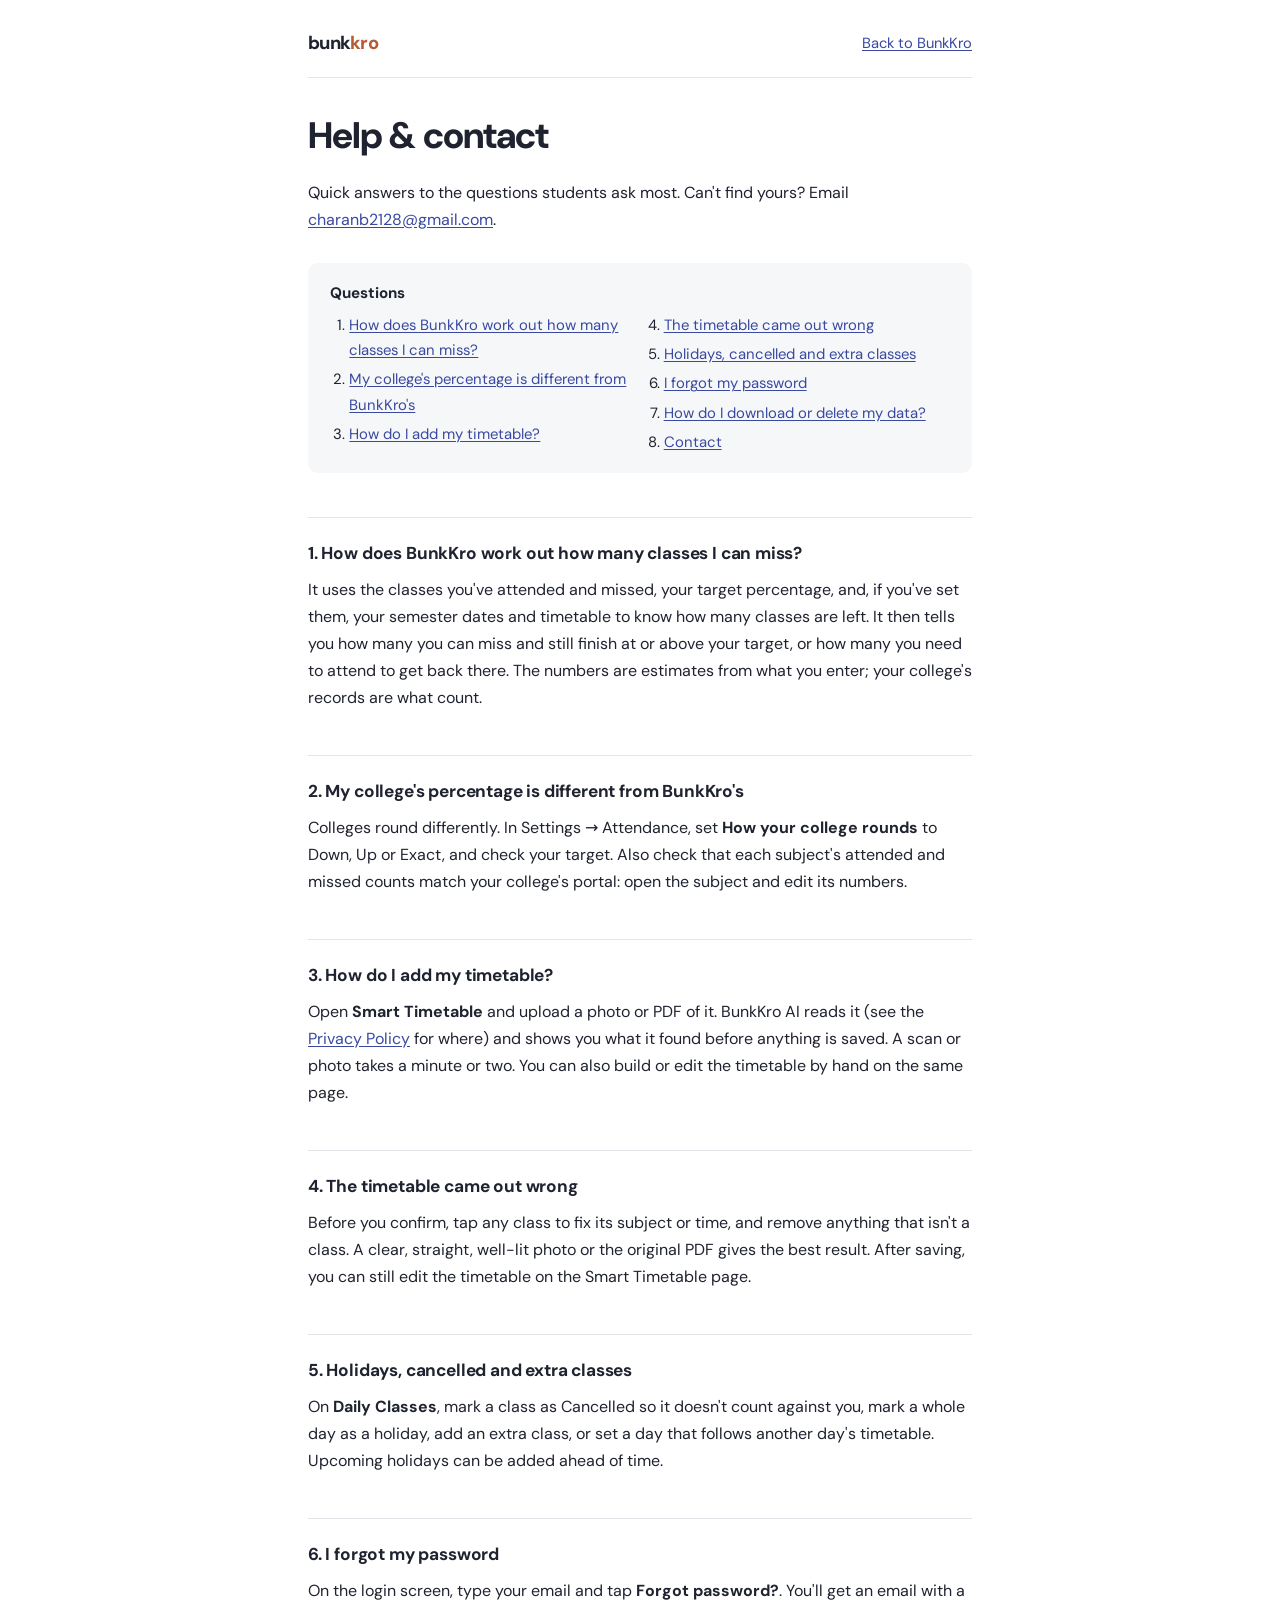
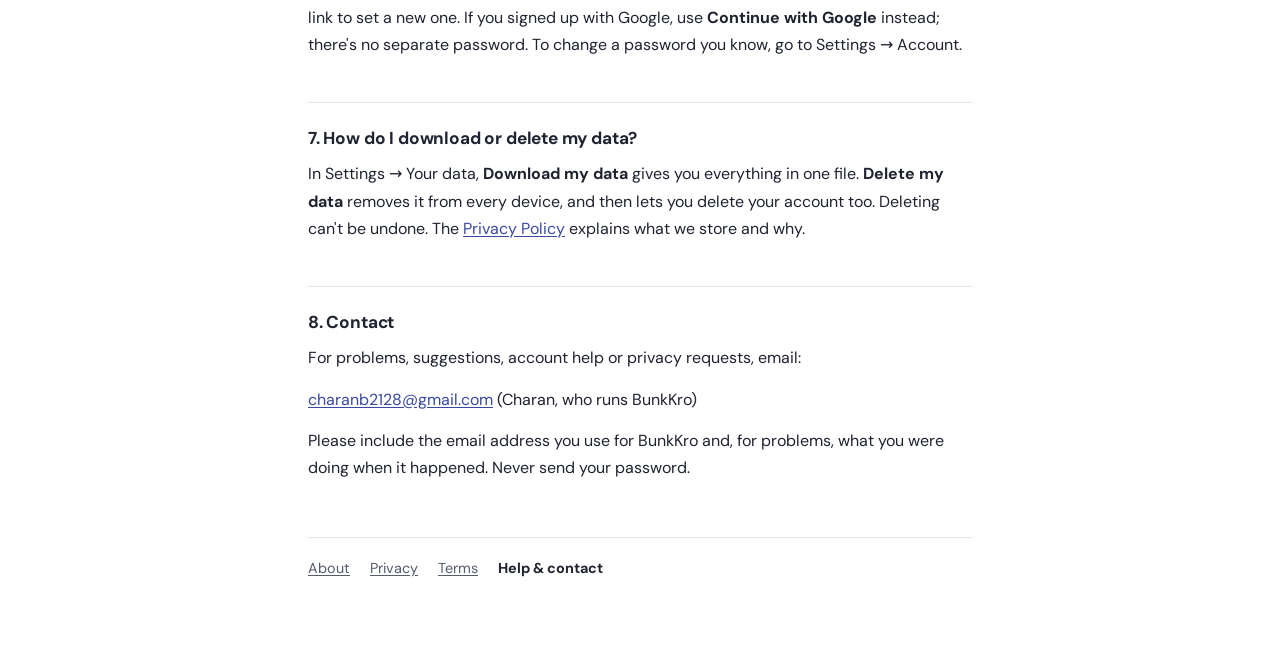
<file: help.html>
<!DOCTYPE html>
<html lang="en">
<head>
<meta charset="UTF-8">
<meta name="viewport" content="width=device-width, initial-scale=1">
<title>Help &amp; contact · BunkKro</title>
<meta name="description" content="Answers to common BunkKro questions, and how to contact us.">
<link rel="canonical" href="https://bunkkro.vercel.app/help.html">
<link rel="icon" href="favicon.jpg">
<link rel="preload" href="assets/fonts/DMSans-latin.woff2" as="font" type="font/woff2" crossorigin>
<link rel="stylesheet" href="legal.css?v=20261127c">
</head>
<body>
<main class="doc faq">
  <nav class="doc-top" aria-label="Site"><a class="wordmark" href="about.html">bunk<span>kro</span></a><a href="./">Back to BunkKro</a></nav>

  <h1>Help &amp; contact</h1>
  <p class="doc-intro">Quick answers to the questions students ask most. Can't find yours? Email
  <a href="mailto:charanb2128@gmail.com">charanb2128@gmail.com</a>.</p>

  <nav class="toc" aria-labelledby="toc-h">
    <p id="toc-h">Questions</p>
    <ol>
      <li><a href="#bunks">How does BunkKro work out how many classes I can miss?</a></li>
      <li><a href="#rounding">My college's percentage is different from BunkKro's</a></li>
      <li><a href="#timetable">How do I add my timetable?</a></li>
      <li><a href="#wrong">The timetable came out wrong</a></li>
      <li><a href="#odd">Holidays, cancelled and extra classes</a></li>
      <li><a href="#password">I forgot my password</a></li>
      <li><a href="#data">How do I download or delete my data?</a></li>
      <li><a href="#contact">Contact</a></li>
    </ol>
  </nav>

  <h2 id="bunks">1. How does BunkKro work out how many classes I can miss?</h2>
  <p>It uses the classes you've attended and missed, your target percentage, and, if you've set them, your semester
  dates and timetable to know how many classes are left. It then tells you how many you can miss and still finish
  at or above your target, or how many you need to attend to get back there. The numbers are estimates from what you
  enter; your college's records are what count.</p>

  <h2 id="rounding">2. My college's percentage is different from BunkKro's</h2>
  <p>Colleges round differently. In Settings → Attendance, set <strong>How your college rounds</strong> to Down, Up
  or Exact, and check your target. Also check that each subject's attended and missed counts match your college's
  portal: open the subject and edit its numbers.</p>

  <h2 id="timetable">3. How do I add my timetable?</h2>
  <p>Open <strong>Smart Timetable</strong> and upload a photo or PDF of it. BunkKro AI reads it (see the
  <a href="privacy.html#timetables">Privacy Policy</a> for where) and shows you what it found before anything is saved. A
  scan or photo takes a minute or two. You can also build or edit the timetable by hand on the same page.</p>

  <h2 id="wrong">4. The timetable came out wrong</h2>
  <p>Before you confirm, tap any class to fix its subject or time, and remove anything that isn't a class. A clear,
  straight, well-lit photo or the original PDF gives the best result. After saving, you can still edit the timetable
  on the Smart Timetable page.</p>

  <h2 id="odd">5. Holidays, cancelled and extra classes</h2>
  <p>On <strong>Daily Classes</strong>, mark a class as Cancelled so it doesn't count against you, mark a whole day
  as a holiday, add an extra class, or set a day that follows another day's timetable. Upcoming holidays can be added
  ahead of time.</p>

  <h2 id="password">6. I forgot my password</h2>
  <p>On the login screen, type your email and tap <strong>Forgot password?</strong>. You'll get an email with a link
  to set a new one. If you signed up with Google, use <strong>Continue with Google</strong> instead; there's no
  separate password. To change a password you know, go to Settings → Account.</p>

  <h2 id="data">7. How do I download or delete my data?</h2>
  <p>In Settings → Your data, <strong>Download my data</strong> gives you everything in one file. <strong>Delete my
  data</strong> removes it from every device, and then lets you delete your account too. Deleting can't be undone.
  The <a href="privacy.html">Privacy Policy</a> explains what we store and why.</p>

  <h2 id="contact">8. Contact</h2>
  <p>For problems, suggestions, account help or privacy requests, email:</p>
  <ul class="contact">
    <li><a href="mailto:charanb2128@gmail.com">charanb2128@gmail.com</a> (Charan, who runs BunkKro)</li>
  </ul>
  <p>Please include the email address you use for BunkKro and, for problems, what you were doing when it happened.
  Never send your password.</p>

  <footer class="doc-foot">
    <a href="about.html">About</a><a href="privacy.html">Privacy</a><a href="terms.html">Terms</a><a href="help.html" aria-current="page">Help &amp; contact</a>
  </footer>
</main>
</body>
</html>
</file>
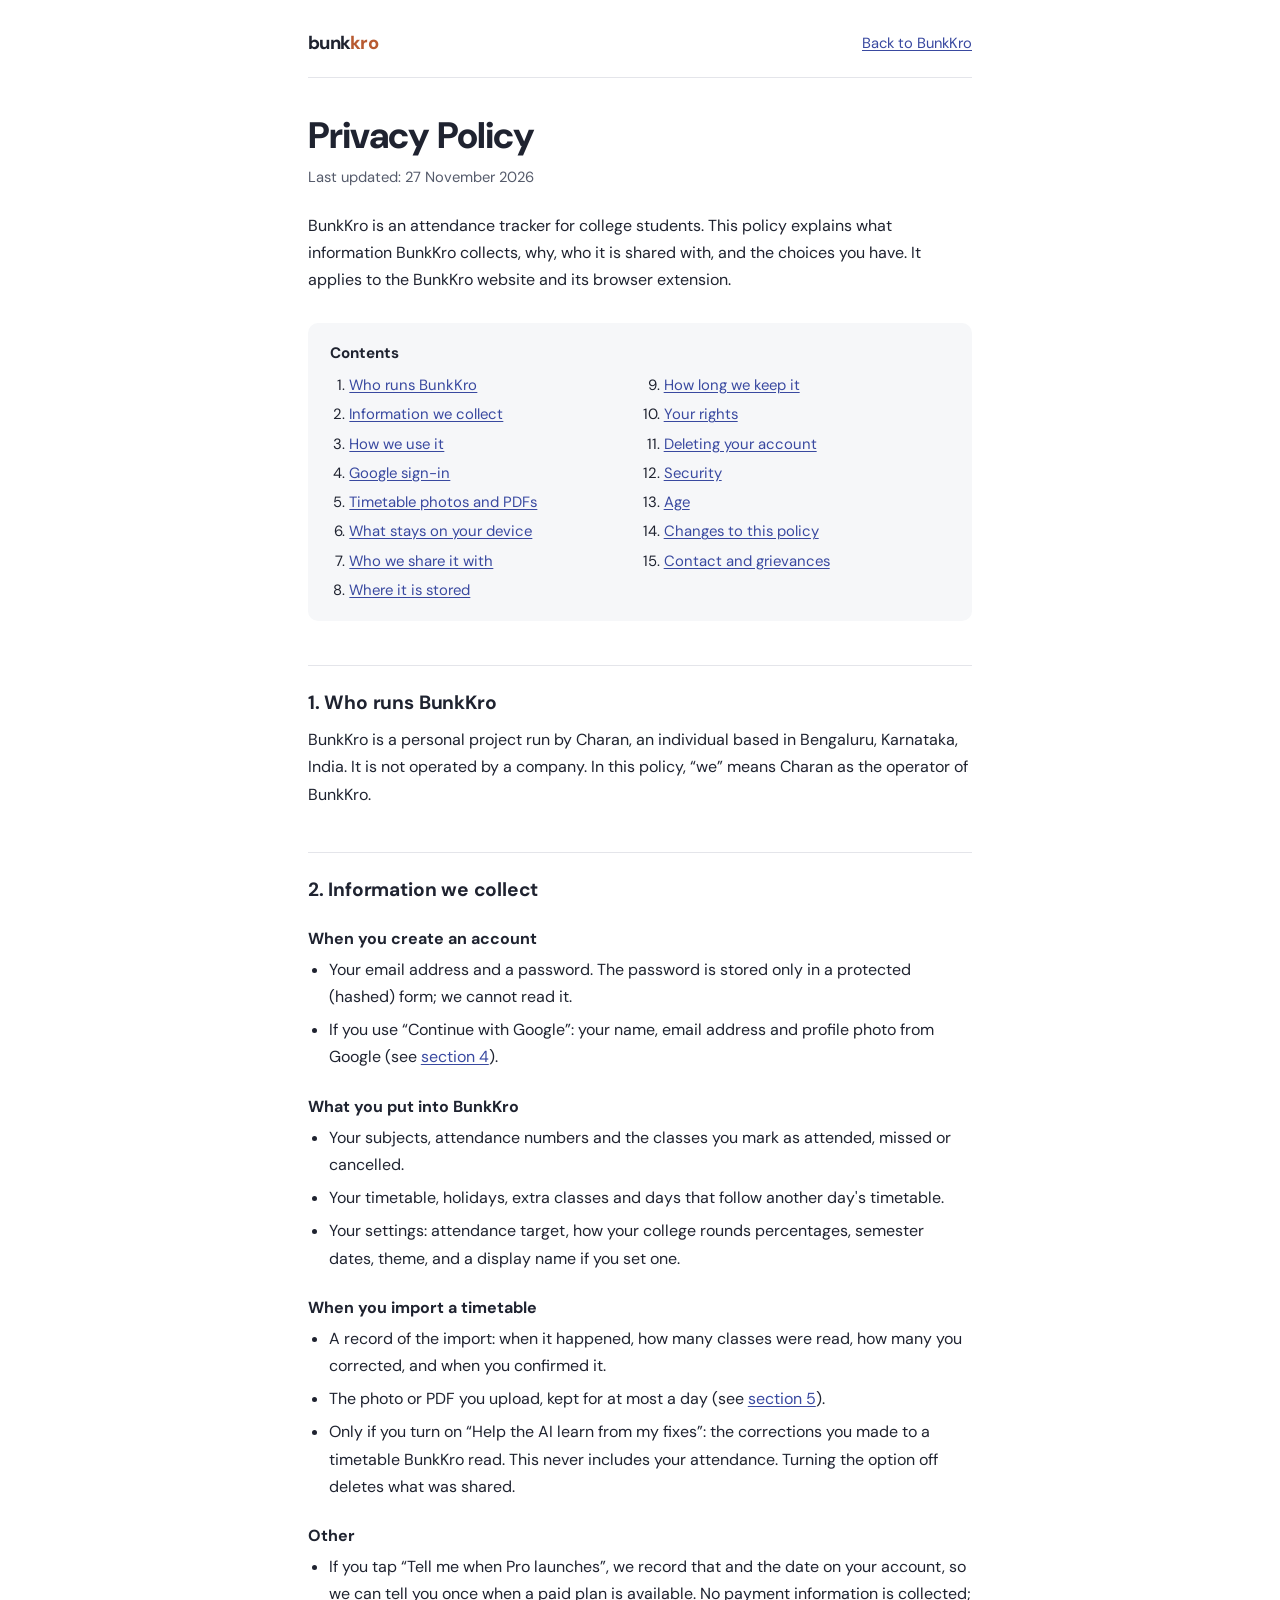
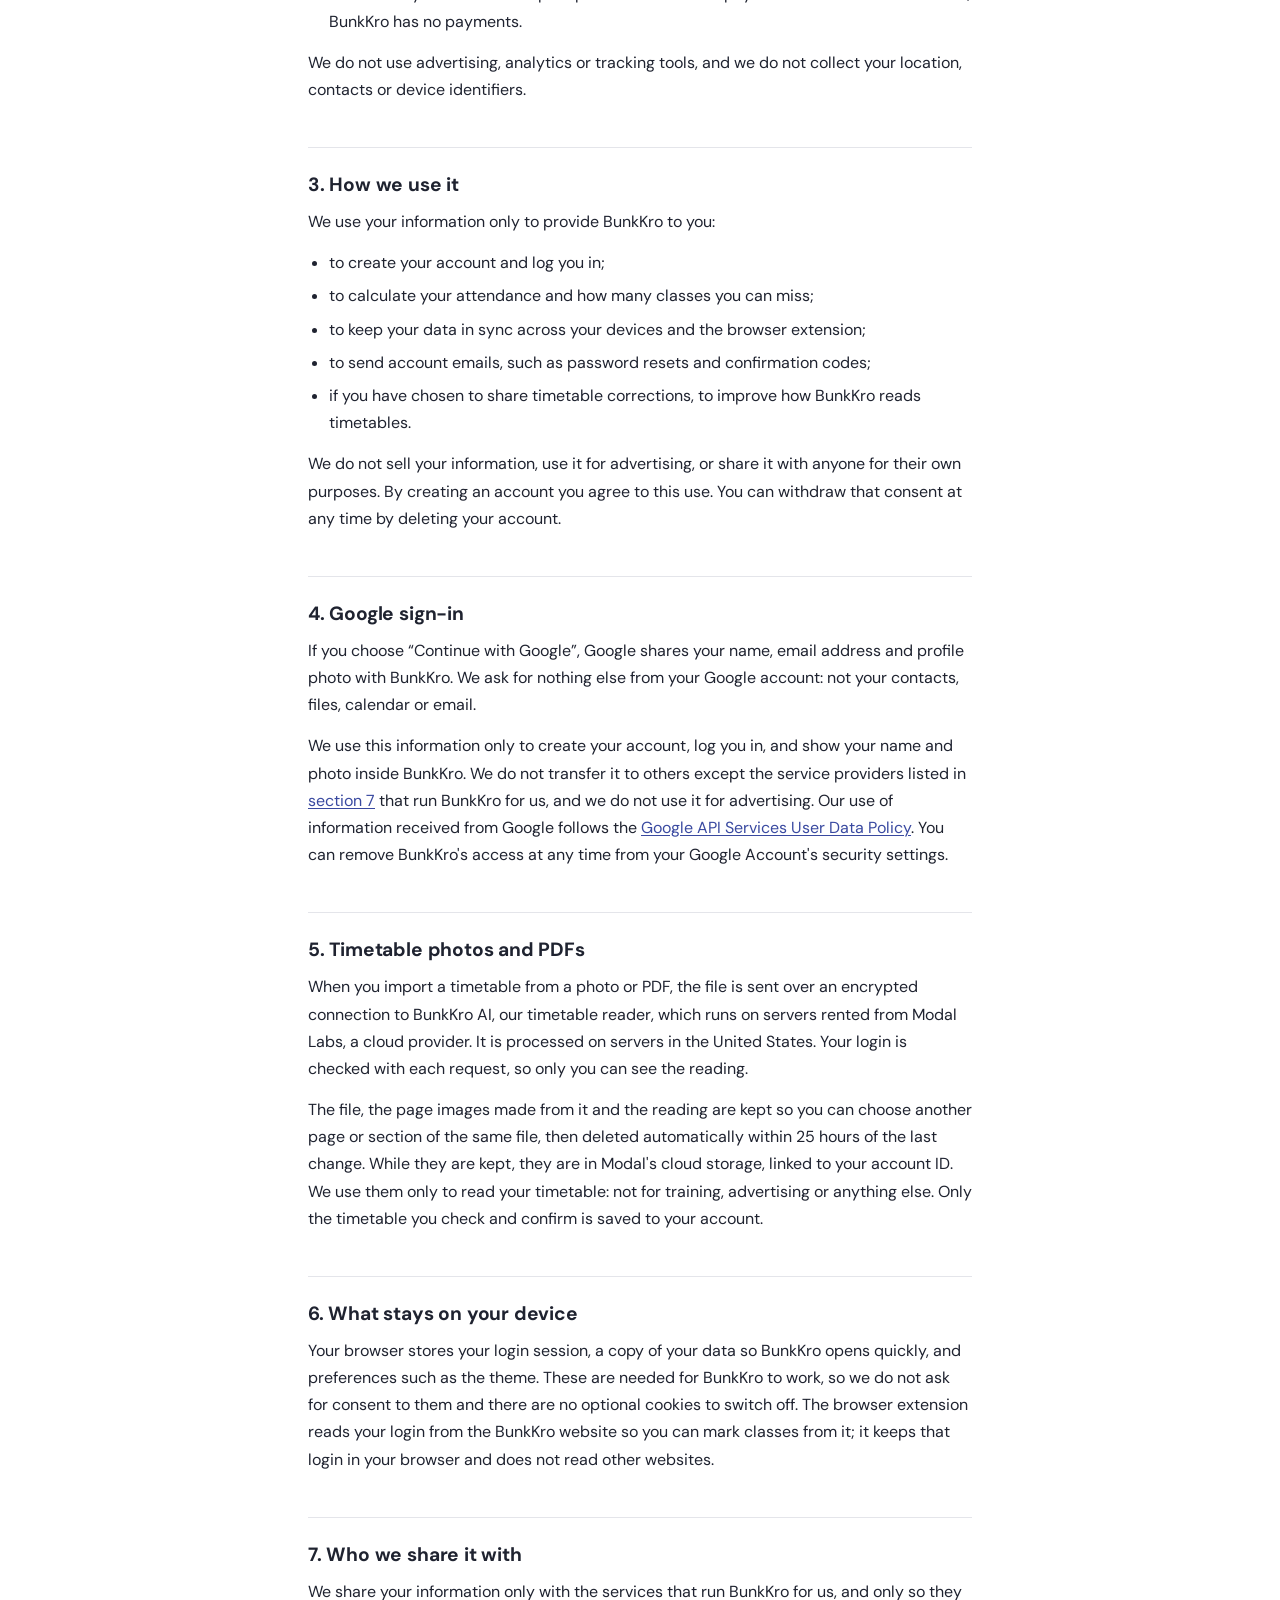
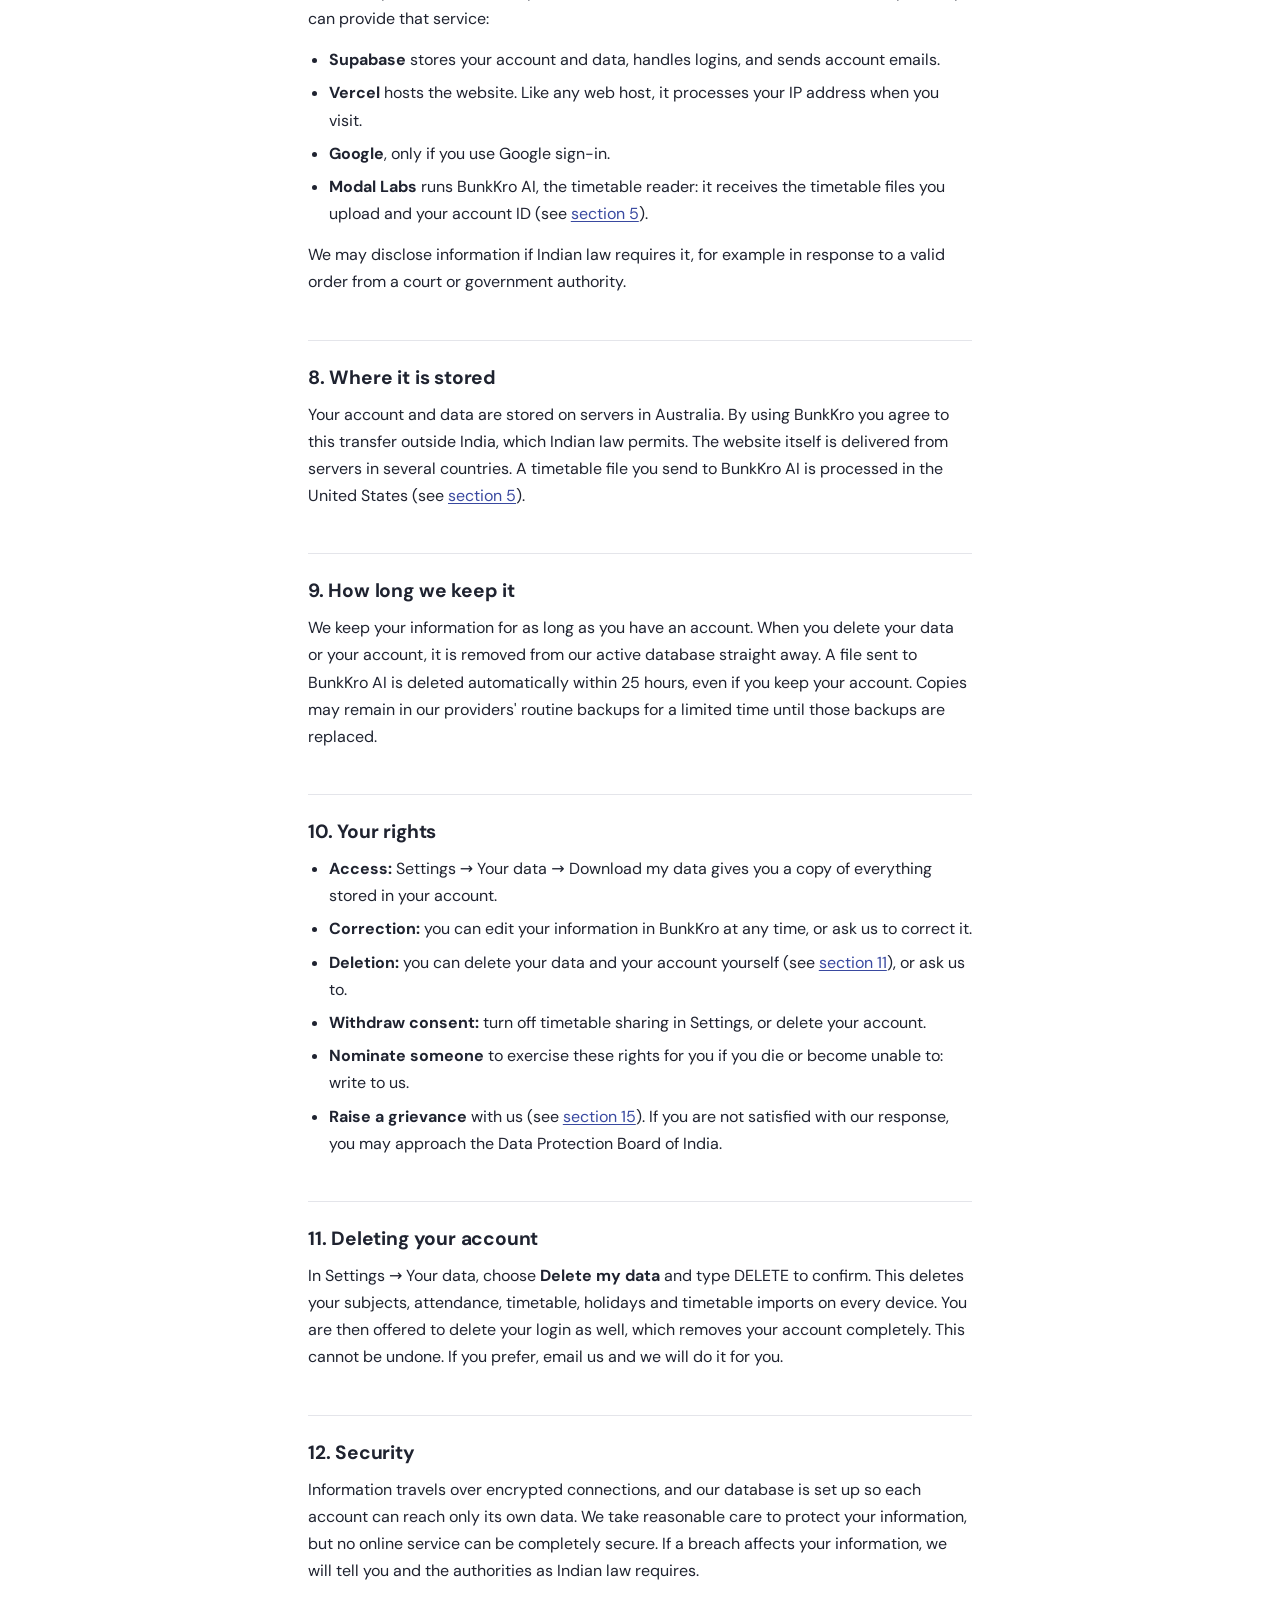
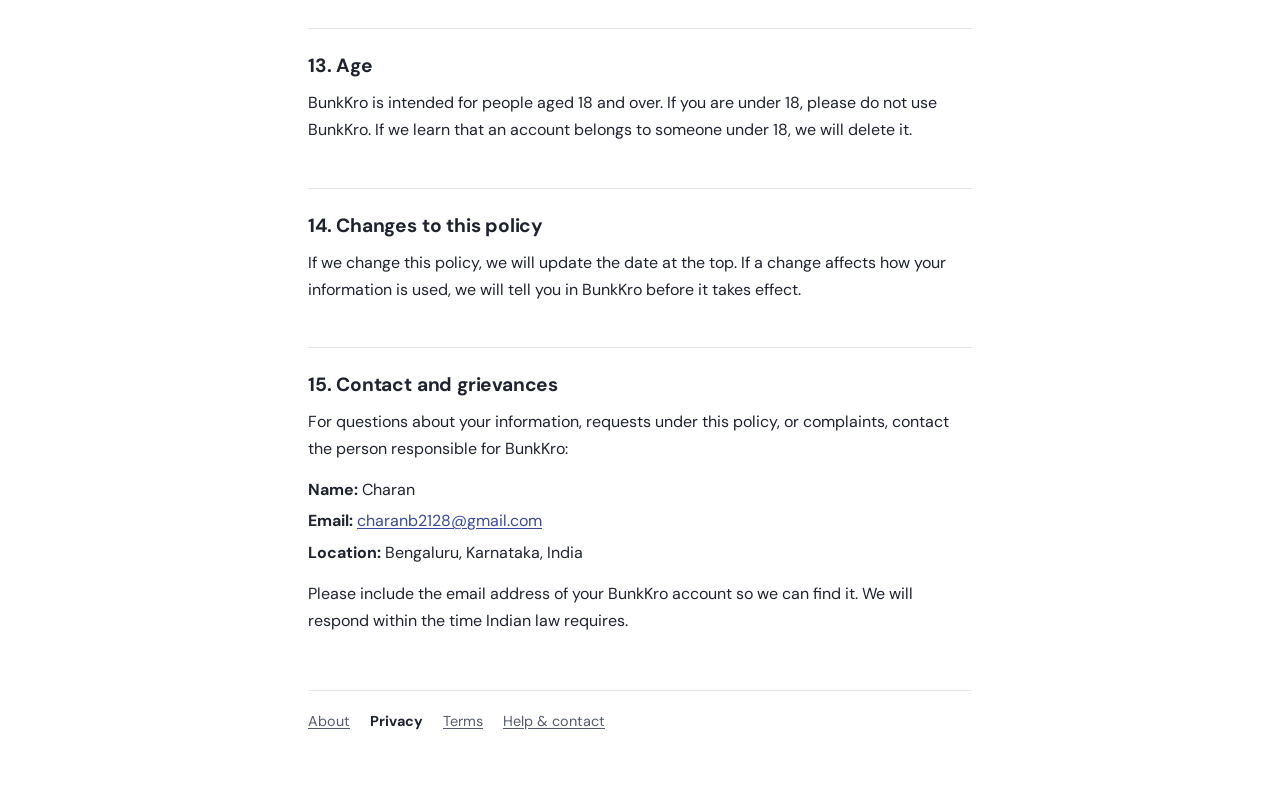
<file: privacy.html>
<!DOCTYPE html>
<html lang="en">
<head>
<meta charset="UTF-8">
<meta name="viewport" content="width=device-width, initial-scale=1">
<title>Privacy Policy · BunkKro</title>
<meta name="description" content="What information BunkKro collects, why, who it is shared with, and how to access, correct or delete it.">
<link rel="canonical" href="https://bunkkro.vercel.app/privacy.html">
<link rel="icon" href="favicon.jpg">
<link rel="preload" href="assets/fonts/DMSans-latin.woff2" as="font" type="font/woff2" crossorigin>
<link rel="stylesheet" href="legal.css?v=20261127c">
</head>
<body>
<main class="doc">
  <nav class="doc-top" aria-label="Site"><a class="wordmark" href="about.html">bunk<span>kro</span></a><a href="./">Back to BunkKro</a></nav>

  <h1>Privacy Policy</h1>
  <p class="doc-date">Last updated: 27 November 2026</p>
  <p class="doc-intro">BunkKro is an attendance tracker for college students. This policy explains what information
  BunkKro collects, why, who it is shared with, and the choices you have. It applies to the BunkKro website and its
  browser extension.</p>

  <nav class="toc" aria-labelledby="toc-h">
    <p id="toc-h">Contents</p>
    <ol>
      <li><a href="#who">Who runs BunkKro</a></li>
      <li><a href="#collect">Information we collect</a></li>
      <li><a href="#use">How we use it</a></li>
      <li><a href="#google">Google sign-in</a></li>
      <li><a href="#timetables">Timetable photos and PDFs</a></li>
      <li><a href="#device">What stays on your device</a></li>
      <li><a href="#share">Who we share it with</a></li>
      <li><a href="#where">Where it is stored</a></li>
      <li><a href="#keep">How long we keep it</a></li>
      <li><a href="#rights">Your rights</a></li>
      <li><a href="#delete">Deleting your account</a></li>
      <li><a href="#security">Security</a></li>
      <li><a href="#age">Age</a></li>
      <li><a href="#changes">Changes to this policy</a></li>
      <li><a href="#contact">Contact and grievances</a></li>
    </ol>
  </nav>

  <h2 id="who">1. Who runs BunkKro</h2>
  <p>BunkKro is a personal project run by Charan, an individual based in Bengaluru, Karnataka, India. It is not
  operated by a company. In this policy, “we” means Charan as the operator of BunkKro.</p>

  <h2 id="collect">2. Information we collect</h2>
  <h3>When you create an account</h3>
  <ul>
    <li>Your email address and a password. The password is stored only in a protected (hashed) form; we cannot
      read it.</li>
    <li>If you use “Continue with Google”: your name, email address and profile photo from Google (see
      <a href="#google">section 4</a>).</li>
  </ul>
  <h3>What you put into BunkKro</h3>
  <ul>
    <li>Your subjects, attendance numbers and the classes you mark as attended, missed or cancelled.</li>
    <li>Your timetable, holidays, extra classes and days that follow another day's timetable.</li>
    <li>Your settings: attendance target, how your college rounds percentages, semester dates, theme, and a display name if you set one.</li>
  </ul>
  <h3>When you import a timetable</h3>
  <ul>
    <li>A record of the import: when it happened, how many classes were read, how many you corrected, and when you
      confirmed it.</li>
    <li>The photo or PDF you upload, kept for at most a day (see <a href="#timetables">section 5</a>).</li>
    <li>Only if you turn on “Help the AI learn from my fixes”: the corrections you made to a timetable BunkKro read.
      This never includes your attendance. Turning the option off deletes what was shared.</li>
  </ul>
  <h3>Other</h3>
  <ul>
    <li>If you tap “Tell me when Pro launches”, we record that and the date on your account, so we can tell you
      once when a paid plan is available. No payment information is collected; BunkKro has no payments.</li>
  </ul>
  <p>We do not use advertising, analytics or tracking tools, and we do not collect your location, contacts or
  device identifiers.</p>

  <h2 id="use">3. How we use it</h2>
  <p>We use your information only to provide BunkKro to you:</p>
  <ul>
    <li>to create your account and log you in;</li>
    <li>to calculate your attendance and how many classes you can miss;</li>
    <li>to keep your data in sync across your devices and the browser extension;</li>
    <li>to send account emails, such as password resets and confirmation codes;</li>
    <li>if you have chosen to share timetable corrections, to improve how BunkKro reads timetables.</li>
  </ul>
  <p>We do not sell your information, use it for advertising, or share it with anyone for their own purposes. By
  creating an account you agree to this use. You can withdraw that consent at any time by deleting your account.</p>

  <h2 id="google">4. Google sign-in</h2>
  <p>If you choose “Continue with Google”, Google shares your name, email address and profile photo with BunkKro.
  We ask for nothing else from your Google account: not your contacts, files, calendar or email.</p>
  <p>We use this information only to create your account, log you in, and show your name and photo inside
  BunkKro. We do not transfer it to others except the service providers listed in
  <a href="#share">section 7</a> that run BunkKro for us, and we do not use it for advertising. Our use of
  information received from Google follows the
  <a href="https://developers.google.com/terms/api-services-user-data-policy">Google API Services User Data Policy</a>.
  You can remove BunkKro's access at any time from your Google Account's security settings.</p>

  <h2 id="timetables">5. Timetable photos and PDFs</h2>
  <p>When you import a timetable from a photo or PDF, the file is sent over an encrypted connection to BunkKro AI,
  our timetable reader, which runs on servers rented from Modal Labs, a cloud provider. It is processed on servers in
  the United States. Your login is checked with each request, so only you can see the reading.</p>
  <p>The file, the page images made from it and the reading are kept so you can choose another page or section of
  the same file, then deleted automatically within 25 hours of the last change. While they are kept, they are in
  Modal's cloud storage, linked to your account ID. We use them only to read your timetable: not for training,
  advertising or anything else. Only the timetable you check and confirm is saved to your account.</p>

  <h2 id="device">6. What stays on your device</h2>
  <p>Your browser stores your login session, a copy of your data so BunkKro opens quickly, and preferences such as
  the theme. These are needed for BunkKro to work, so we do not ask for consent to them and there are no optional
  cookies to switch off. The browser extension reads your login from the BunkKro website so you can mark classes
  from it; it keeps that login in your browser and does not read other websites.</p>

  <h2 id="share">7. Who we share it with</h2>
  <p>We share your information only with the services that run BunkKro for us, and only so they can provide that
  service:</p>
  <ul>
    <li><strong>Supabase</strong> stores your account and data, handles logins, and sends account emails.</li>
    <li><strong>Vercel</strong> hosts the website. Like any web host, it processes your IP address when you visit.</li>
    <li><strong>Google</strong>, only if you use Google sign-in.</li>
    <li><strong>Modal Labs</strong> runs BunkKro AI, the timetable reader: it receives the timetable files you upload
      and your account ID (see <a href="#timetables">section 5</a>).</li>
  </ul>
  <p>We may disclose information if Indian law requires it, for example in response to a valid order from a court or
  government authority.</p>

  <h2 id="where">8. Where it is stored</h2>
  <p>Your account and data are stored on servers in Australia. By using BunkKro you agree to this transfer outside
  India, which Indian law permits. The website itself is delivered from servers in several countries. A timetable
  file you send to BunkKro AI is processed in the United States (see <a href="#timetables">section 5</a>).</p>

  <h2 id="keep">9. How long we keep it</h2>
  <p>We keep your information for as long as you have an account. When you delete your data or your account, it is
  removed from our active database straight away. A file sent to BunkKro AI is deleted automatically within 25 hours,
  even if you keep your account. Copies may remain in our providers' routine backups for a limited
  time until those backups are replaced.</p>

  <h2 id="rights">10. Your rights</h2>
  <ul>
    <li><strong>Access:</strong> Settings → Your data → Download my data gives you a copy of everything stored in
      your account.</li>
    <li><strong>Correction:</strong> you can edit your information in BunkKro at any time, or ask us to correct it.</li>
    <li><strong>Deletion:</strong> you can delete your data and your account yourself (see
      <a href="#delete">section 11</a>), or ask us to.</li>
    <li><strong>Withdraw consent:</strong> turn off timetable sharing in Settings, or delete your account.</li>
    <li><strong>Nominate someone</strong> to exercise these rights for you if you die or become unable to: write
      to us.</li>
    <li><strong>Raise a grievance</strong> with us (see <a href="#contact">section 15</a>). If you are not satisfied
      with our response, you may approach the Data Protection Board of India.</li>
  </ul>

  <h2 id="delete">11. Deleting your account</h2>
  <p>In Settings → Your data, choose <strong>Delete my data</strong> and type DELETE to confirm. This deletes your
  subjects, attendance, timetable, holidays and timetable imports on every device. You are then offered to delete
  your login as well, which removes your account completely. This cannot be undone. If you prefer, email us and we
  will do it for you.</p>

  <h2 id="security">12. Security</h2>
  <p>Information travels over encrypted connections, and our database is set up so each account can reach only its
  own data. We take reasonable care to protect your information, but no online service can be completely secure. If
  a breach affects your information, we will tell you and the authorities as Indian law requires.</p>

  <h2 id="age">13. Age</h2>
  <p>BunkKro is intended for people aged 18 and over. If you are under 18, please do not use BunkKro. If we learn
  that an account belongs to someone under 18, we will delete it.</p>

  <h2 id="changes">14. Changes to this policy</h2>
  <p>If we change this policy, we will update the date at the top. If a change affects how your information is used,
  we will tell you in BunkKro before it takes effect.</p>

  <h2 id="contact">15. Contact and grievances</h2>
  <p>For questions about your information, requests under this policy, or complaints, contact the person
  responsible for BunkKro:</p>
  <ul class="contact">
    <li><strong>Name:</strong> Charan</li>
    <li><strong>Email:</strong> <a href="mailto:charanb2128@gmail.com">charanb2128@gmail.com</a></li>
    <li><strong>Location:</strong> Bengaluru, Karnataka, India</li>
  </ul>
  <p>Please include the email address of your BunkKro account so we can find it. We will respond within the time
  Indian law requires.</p>

  <footer class="doc-foot">
    <a href="about.html">About</a><a href="privacy.html" aria-current="page">Privacy</a><a href="terms.html">Terms</a><a href="help.html">Help &amp; contact</a>
  </footer>
</main>
</body>
</html>
</file>
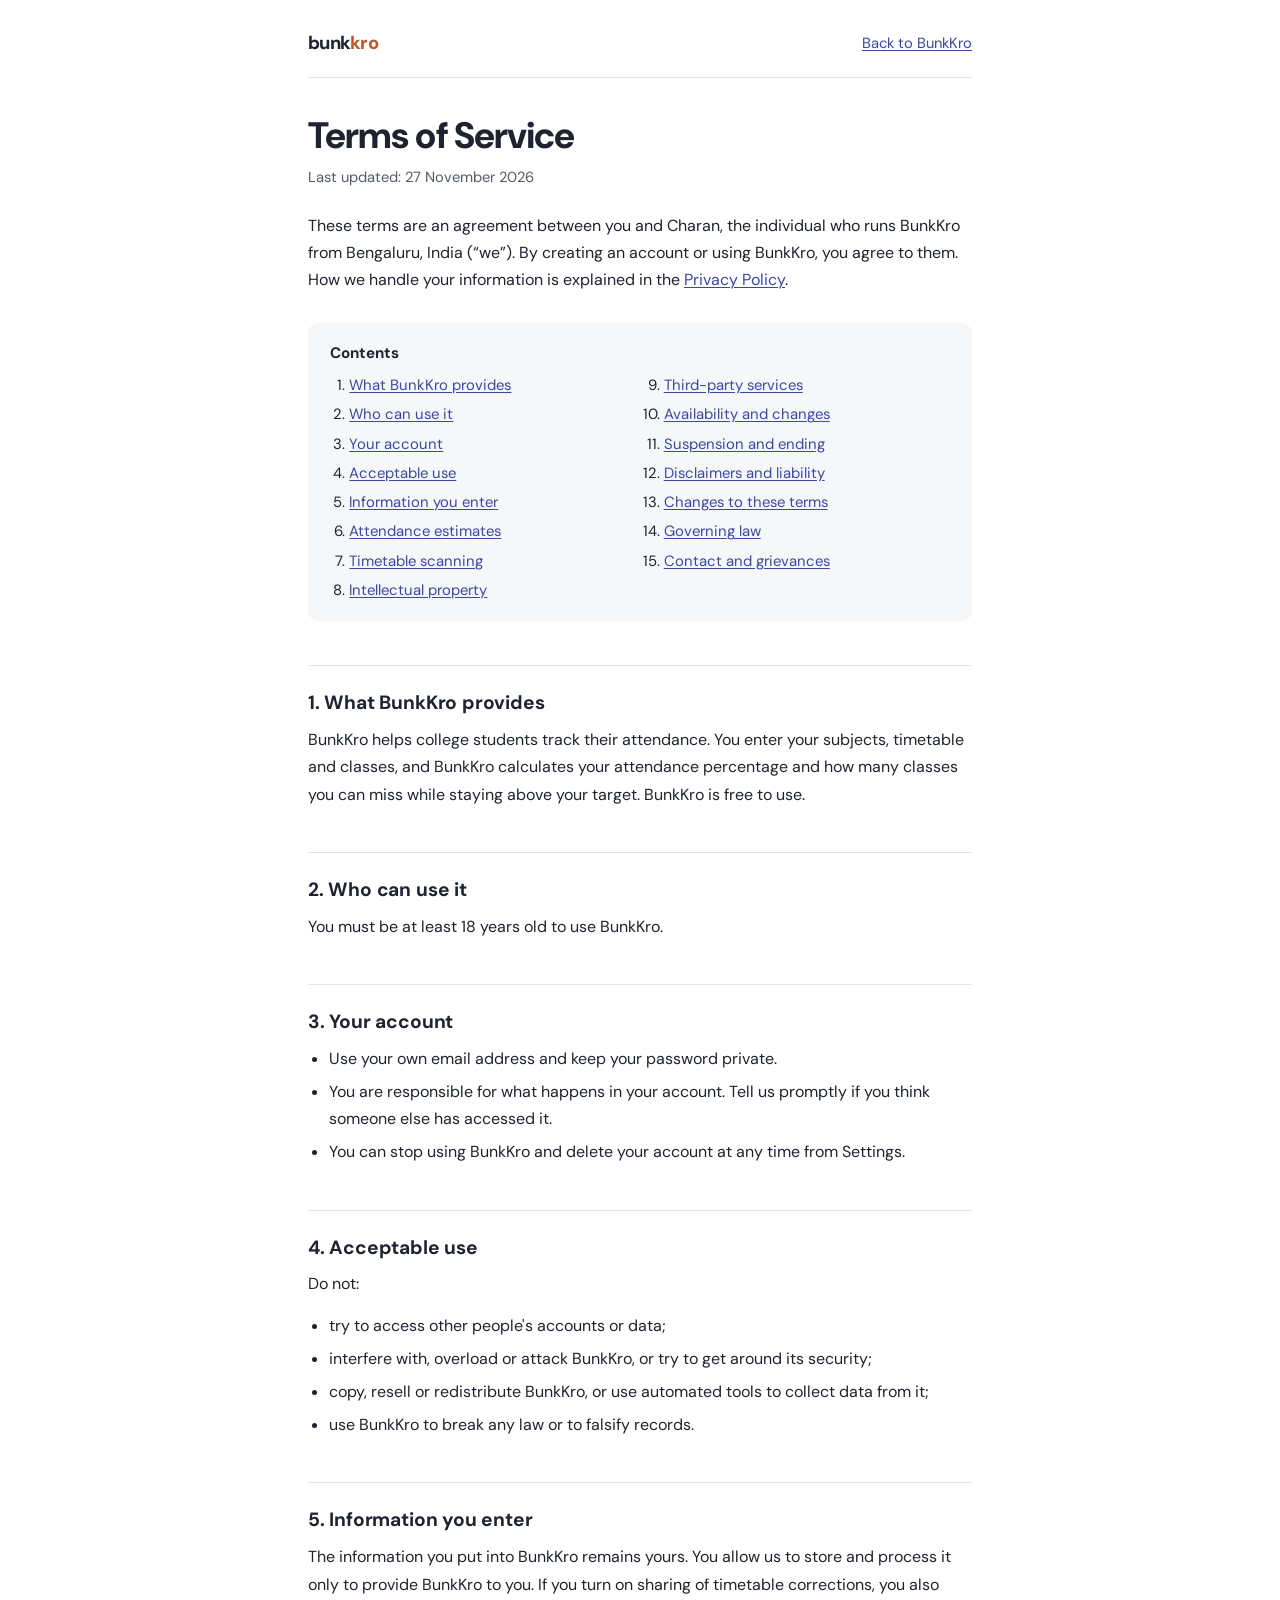
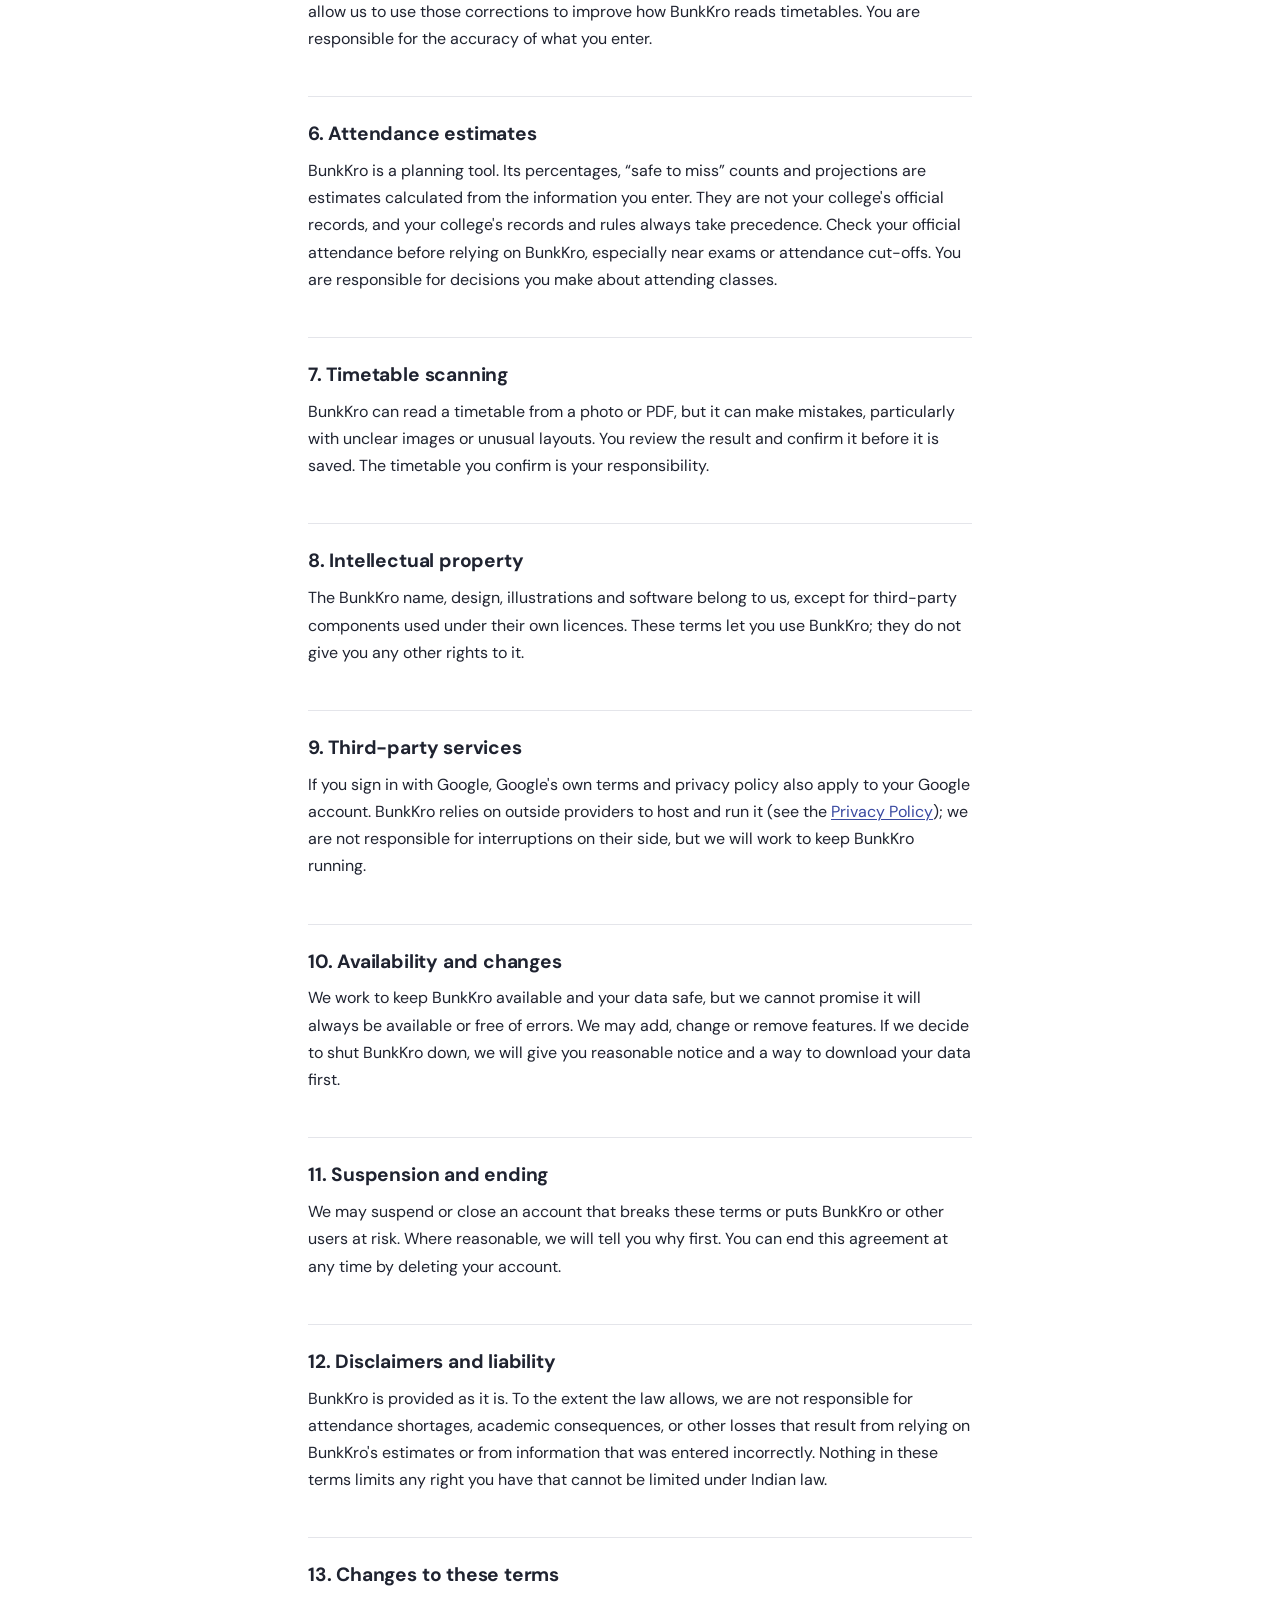
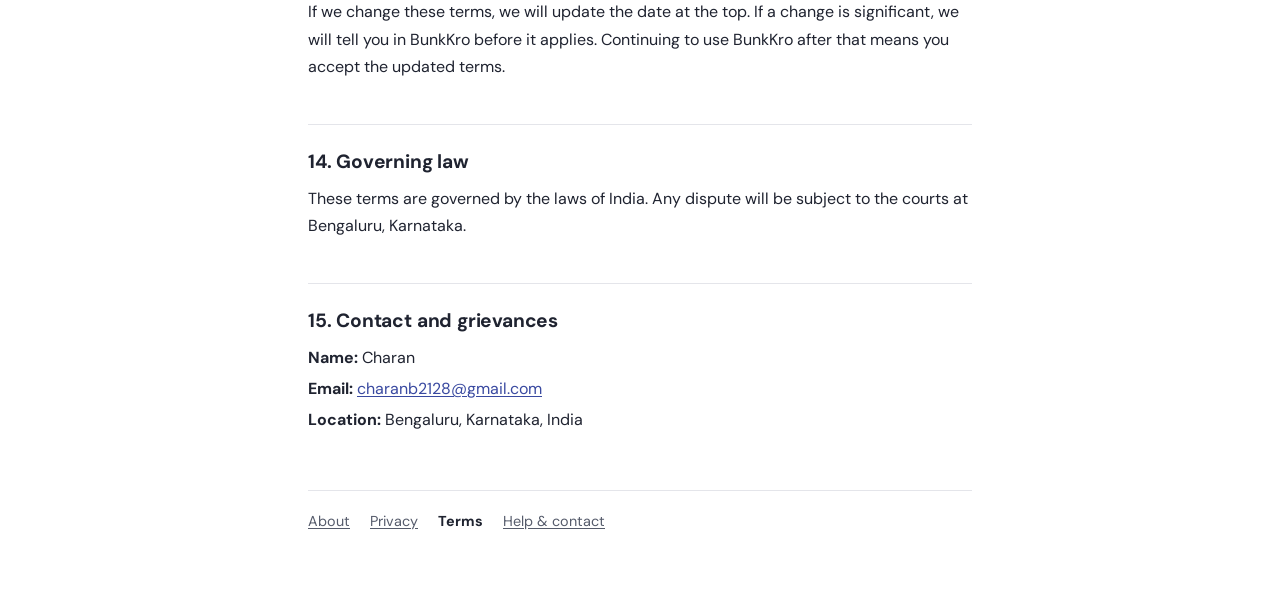
<file: terms.html>
<!DOCTYPE html>
<html lang="en">
<head>
<meta charset="UTF-8">
<meta name="viewport" content="width=device-width, initial-scale=1">
<title>Terms of Service · BunkKro</title>
<meta name="description" content="The terms for using BunkKro, the attendance tracker for college students.">
<link rel="canonical" href="https://bunkkro.vercel.app/terms.html">
<link rel="icon" href="favicon.jpg">
<link rel="preload" href="assets/fonts/DMSans-latin.woff2" as="font" type="font/woff2" crossorigin>
<link rel="stylesheet" href="legal.css?v=20261127c">
</head>
<body>
<main class="doc">
  <nav class="doc-top" aria-label="Site"><a class="wordmark" href="about.html">bunk<span>kro</span></a><a href="./">Back to BunkKro</a></nav>

  <h1>Terms of Service</h1>
  <p class="doc-date">Last updated: 27 November 2026</p>
  <p class="doc-intro">These terms are an agreement between you and Charan, the individual who runs BunkKro from
  Bengaluru, India (“we”). By creating an account or using BunkKro, you agree to them. How we handle your
  information is explained in the <a href="privacy.html">Privacy Policy</a>.</p>

  <nav class="toc" aria-labelledby="toc-h">
    <p id="toc-h">Contents</p>
    <ol>
      <li><a href="#service">What BunkKro provides</a></li>
      <li><a href="#eligibility">Who can use it</a></li>
      <li><a href="#account">Your account</a></li>
      <li><a href="#use">Acceptable use</a></li>
      <li><a href="#info">Information you enter</a></li>
      <li><a href="#estimates">Attendance estimates</a></li>
      <li><a href="#scanning">Timetable scanning</a></li>
      <li><a href="#ip">Intellectual property</a></li>
      <li><a href="#third">Third-party services</a></li>
      <li><a href="#availability">Availability and changes</a></li>
      <li><a href="#ending">Suspension and ending</a></li>
      <li><a href="#liability">Disclaimers and liability</a></li>
      <li><a href="#changes">Changes to these terms</a></li>
      <li><a href="#law">Governing law</a></li>
      <li><a href="#contact">Contact and grievances</a></li>
    </ol>
  </nav>

  <h2 id="service">1. What BunkKro provides</h2>
  <p>BunkKro helps college students track their attendance. You enter your subjects, timetable and classes, and
  BunkKro calculates your attendance percentage and how many classes you can miss while staying above your
  target. BunkKro is free to use.</p>

  <h2 id="eligibility">2. Who can use it</h2>
  <p>You must be at least 18 years old to use BunkKro.</p>

  <h2 id="account">3. Your account</h2>
  <ul>
    <li>Use your own email address and keep your password private.</li>
    <li>You are responsible for what happens in your account. Tell us promptly if you think someone else has
      accessed it.</li>
    <li>You can stop using BunkKro and delete your account at any time from Settings.</li>
  </ul>

  <h2 id="use">4. Acceptable use</h2>
  <p>Do not:</p>
  <ul>
    <li>try to access other people's accounts or data;</li>
    <li>interfere with, overload or attack BunkKro, or try to get around its security;</li>
    <li>copy, resell or redistribute BunkKro, or use automated tools to collect data from it;</li>
    <li>use BunkKro to break any law or to falsify records.</li>
  </ul>

  <h2 id="info">5. Information you enter</h2>
  <p>The information you put into BunkKro remains yours. You allow us to store and process it only to provide
  BunkKro to you. If you turn on sharing of timetable corrections, you also allow us to use those corrections to
  improve how BunkKro reads timetables. You are responsible for the accuracy of what you enter.</p>

  <h2 id="estimates">6. Attendance estimates</h2>
  <p>BunkKro is a planning tool. Its percentages, “safe to miss” counts and projections are estimates calculated from
  the information you enter. They are not your college's official records, and your college's records and rules
  always take precedence. Check your official attendance before relying on BunkKro, especially near exams or
  attendance cut-offs. You are responsible for decisions you make about attending classes.</p>

  <h2 id="scanning">7. Timetable scanning</h2>
  <p>BunkKro can read a timetable from a photo or PDF, but it can make mistakes, particularly with unclear images or
  unusual layouts. You review the result and confirm it before it is saved. The timetable you confirm is your
  responsibility.</p>

  <h2 id="ip">8. Intellectual property</h2>
  <p>The BunkKro name, design, illustrations and software belong to us, except for third-party components used under
  their own licences. These terms let you use BunkKro; they do not give you any other rights to it.</p>

  <h2 id="third">9. Third-party services</h2>
  <p>If you sign in with Google, Google's own terms and privacy policy also apply to your Google account. BunkKro
  relies on outside providers to host and run it (see the <a href="privacy.html#share">Privacy Policy</a>); we are
  not responsible for interruptions on their side, but we will work to keep BunkKro running.</p>

  <h2 id="availability">10. Availability and changes</h2>
  <p>We work to keep BunkKro available and your data safe, but we cannot promise it will always be available or free
  of errors. We may add, change or remove features. If we decide to shut BunkKro down, we will give you reasonable
  notice and a way to download your data first.</p>

  <h2 id="ending">11. Suspension and ending</h2>
  <p>We may suspend or close an account that breaks these terms or puts BunkKro or other users at risk. Where
  reasonable, we will tell you why first. You can end this agreement at any time by deleting your account.</p>

  <h2 id="liability">12. Disclaimers and liability</h2>
  <p>BunkKro is provided as it is. To the extent the law allows, we are not responsible for attendance shortages,
  academic consequences, or other losses that result from relying on BunkKro's estimates or from information that
  was entered incorrectly. Nothing in these terms limits any right you have that cannot be limited under Indian law.</p>

  <h2 id="changes">13. Changes to these terms</h2>
  <p>If we change these terms, we will update the date at the top. If a change is significant, we will tell you in
  BunkKro before it applies. Continuing to use BunkKro after that means you accept the updated terms.</p>

  <h2 id="law">14. Governing law</h2>
  <p>These terms are governed by the laws of India. Any dispute will be subject to the courts at Bengaluru,
  Karnataka.</p>

  <h2 id="contact">15. Contact and grievances</h2>
  <ul class="contact">
    <li><strong>Name:</strong> Charan</li>
    <li><strong>Email:</strong> <a href="mailto:charanb2128@gmail.com">charanb2128@gmail.com</a></li>
    <li><strong>Location:</strong> Bengaluru, Karnataka, India</li>
  </ul>

  <footer class="doc-foot">
    <a href="about.html">About</a><a href="privacy.html">Privacy</a><a href="terms.html" aria-current="page">Terms</a><a href="help.html">Help &amp; contact</a>
  </footer>
</main>
</body>
</html>
</file>
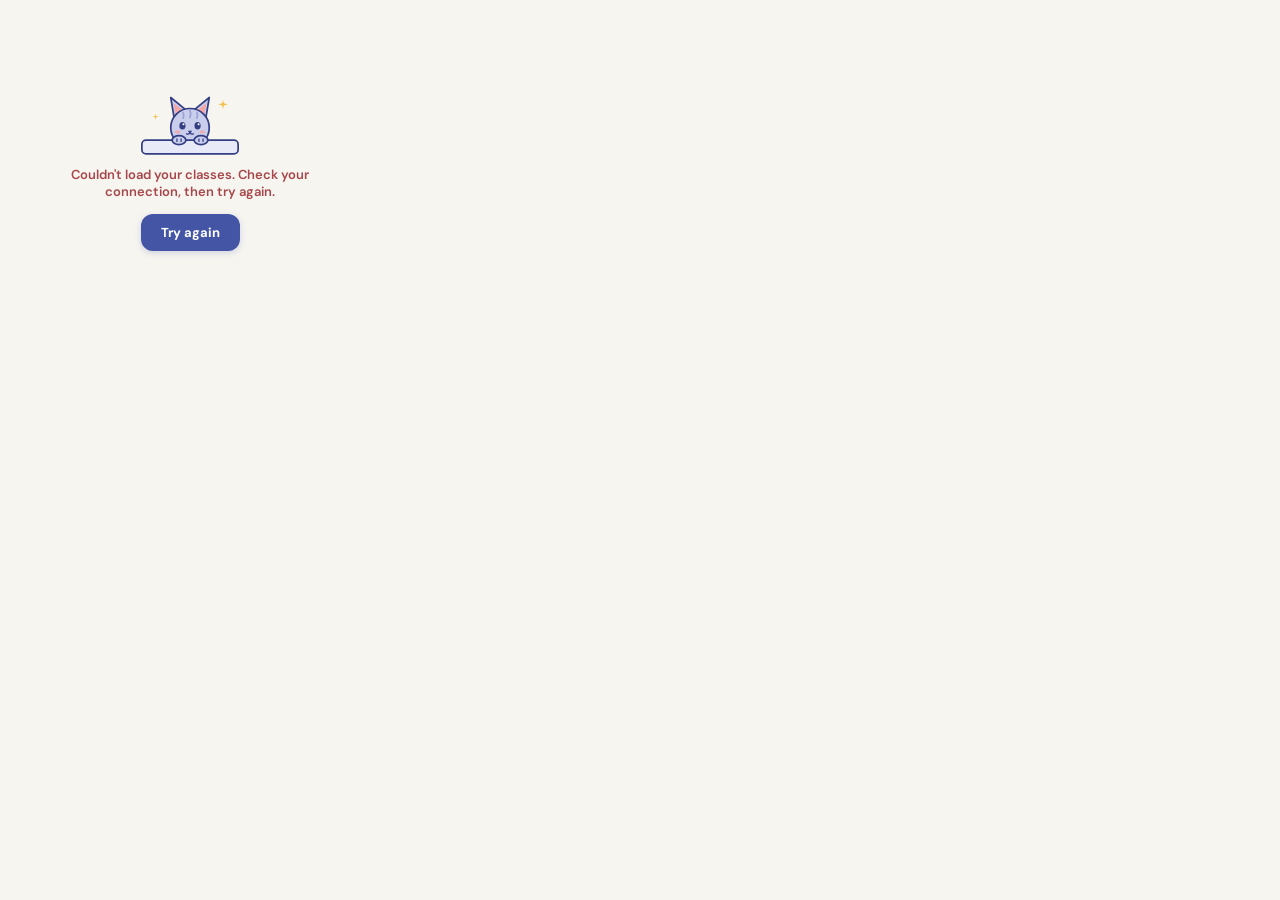
<file: extension/popup.html>
<!DOCTYPE html>
<html>
<head>
  <meta charset="UTF-8">
  <style>
    @font-face {
      font-family: 'DM Sans';
      src: url('fonts/DMSans-latin.woff2') format('woff2');
      font-weight: 400 800;
      font-style: normal;
    }
    * { margin: 0; padding: 0; box-sizing: border-box; }
    body {
      width: 380px;
      min-height: 420px;
      font-family: 'DM Sans', -apple-system, BlinkMacSystemFont, 'Segoe UI', Roboto, Helvetica, sans-serif;
      background: #F6F5F0;
      color: #252A3D;
      padding: 16px;
      -webkit-font-smoothing: antialiased;
    }
    button { font-family: inherit; }

    #loading, #error, #not-logged-in {
      display: flex;
      flex-direction: column;
      align-items: center;
      justify-content: center;
      min-height: 300px;
      text-align: center;
      padding: 20px;
    }
    #loading { color: #4555A5; font-weight: 600; font-size: 13px; }
    #error { color: #A8474B; font-weight: 600; font-size: 13px; }
    #not-logged-in { color: #252A3D; }
    #not-logged-in h3 { font-size: 16px; font-weight: 800; color: #343F83; margin-bottom: 4px; }

    .spinner {
      width: 36px;
      height: 36px;
      border: 3px solid #E9E7DF;
      border-top-color: #4555A5;
      border-radius: 50%;
      animation: spin 1s linear infinite;
      margin-bottom: 16px;
    }
    @keyframes spin { to { transform: rotate(360deg); } }

    .popup-header {
      display: flex;
      justify-content: space-between;
      align-items: flex-start;
      margin-bottom: 12px;
    }
    h2 {
      font-size: 19px;
      font-weight: 800;
      letter-spacing: -0.02em;
      color: #343F83;
      line-height: 1.2;
    }
    .today-sub { font-size: 12px; color: #5E6375; margin-top: 2px; font-weight: 500; }

    .summary-card {
      background: #FFFFFF;
      border: 1px solid #E7E5DF;
      border-radius: 14px;
      padding: 11px 13px;
      margin-bottom: 12px;
      box-shadow: 0 1px 2px rgba(52,63,131,.04), 0 2px 8px rgba(52,63,131,.04);
    }
    .summary-row {
      display: flex;
      justify-content: space-between;
      align-items: center;
      font-size: 12px;
      font-weight: 500;
      color: #5E6375;
      margin-bottom: 8px;
    }
    #summary-pct { color: #4555A5 !important; font-weight: 800; }
    .summary-pbar { height: 8px; background: #E9E7DF; border-radius: 999px; overflow: hidden; }
    .summary-pbar-fill { height: 100%; background: #4555A5; border-radius: 999px; transition: width 0.3s; }

    .class-item {
      position: relative;
      overflow: hidden;
      background: #FFFFFF;
      border: 1px solid #E7E5DF;
      border-radius: 14px;
      padding: 12px 12px 12px 16px;
      margin-bottom: 9px;
      box-shadow: 0 1px 2px rgba(52,63,131,.04);
    }
    .class-item::before { content: ''; position: absolute; left: 0; top: 0; bottom: 0; width: 4px; background: #E9E7DF; }
    .class-item.marked-p::before { background: #477548; }
    .class-item.marked-a::before { background: #C65E61; }
    .class-item.marked-c::before { background: #C98A3E; }

    .class-header {
      display: flex;
      justify-content: space-between;
      align-items: center;
      gap: 8px;
      margin-bottom: 4px;
    }
    .class-name { font-weight: 700; font-size: 14px; color: #252A3D; }
    .class-pct { font-weight: 800; font-size: 13px; }
    .class-pct.safe { color: #477548; }
    .class-pct.warn { color: #93601F; }
    .class-pct.danger { color: #A8474B; }

    .period-meta {
      display: flex;
      align-items: center;
      gap: 6px;
      font-size: 11px;
      color: #5E6375;
      margin-bottom: 9px;
    }
    .badge-pnum {
      background: #E8EAF8;
      padding: 2px 7px;
      border-radius: 999px;
      color: #343F83;
      font-weight: 700;
    }

    .tracker-btns { display: flex; gap: 4px; background: #F0EFE8; border-radius: 11px; padding: 3px; }
    .tracker-btns button {
      flex: 1;
      padding: 7px 8px;
      border: none;
      border-radius: 8px;
      font-size: 12px;
      font-weight: 600;
      cursor: pointer;
      transition: background 0.15s, color 0.15s;
      background: transparent;
      color: #5E6375;
    }
    .tracker-btns button:hover { background: #FFFFFF; color: #252A3D; }
    .tracker-btns button.present.active { background: #477548; color: #fff; }
    .tracker-btns button.absent.active { background: #C65E61; color: #fff; }
    .tracker-btns button.cancel.active { background: #C98A3E; color: #fff; }
    .tracker-btns button:focus-visible, .open-app:focus-visible, .login-btn:focus-visible { outline: 3px solid #6574BE; outline-offset: 2px; }

    .open-app, .login-btn {
      background: #4555A5;
      color: #fff;
      border: none;
      border-radius: 12px;
      font-weight: 700;
      font-size: 13px;
      cursor: pointer;
      box-shadow: 0 2px 6px rgba(69,85,165,.22);
      transition: background 0.15s;
    }
    .open-app { width: 100%; padding: 11px; margin-top: 12px; }
    .login-btn { padding: 10px 20px; margin-top: 14px; }
    .open-app:hover, .login-btn:hover { background: #343F83; }

    .empty-state {
      text-align: center;
      padding: 28px 16px;
      color: #5E6375;
      background: #FFFFFF;
      border: 1px solid #E7E5DF;
      border-radius: 14px;
    }
    .empty-state h3 { font-size: 15px; margin-bottom: 6px; color: #252A3D; font-weight: 700; }
  .ext-msg{margin:0 0 10px;padding:10px 12px;border-radius:12px;background:#F8E7E6;color:#A8474B;font-size:12.5px;font-weight:600;line-height:1.4}
.ext-msg[hidden]{display:none}
</style>
</head>
<body>
  <div id="loading">
    <div class="spinner"></div>
    <p>Loading your schedule...</p>
  </div>
  
  <div id="error" style="display:none;">
    <img src="img/cat-peek.svg" alt="" style="width:110px;margin-bottom:8px">
    <p>Couldn't load your classes. Check your connection, then try again.</p>
    <button class="login-btn" id="retry">Try again</button>
  </div>
  
  <div id="not-logged-in" style="display:none;">
    <img src="img/cat-peek.svg" alt="" style="width:130px;margin-bottom:8px">
    <h3>Log in on the website</h3>
    <p style="color: #5E6375; font-size: 12px; margin-bottom: 4px;">Open BunkKro and log in. The extension picks it up by itself.</p>
    <button class="login-btn" id="open-login">Open BunkKro</button>
  </div>
  
  <div id="content" style="display:none;">
    <div class="popup-header">
      <div>
        <h2>Today's Classes 📅</h2>
        <div class="today-sub" id="today-sub-text">Monday · 4 classes</div>
      </div>
    </div>

    <!-- Summary Box -->
    <div class="summary-card" id="summary-card">
      <div class="summary-row">
        <span id="summary-stats">0 of 0 marked</span>
        <span id="summary-pct">0%</span>
      </div>
      <div class="summary-pbar">
        <div class="summary-pbar-fill" id="summary-fill" style="width:0%"></div>
      </div>
    </div>

    <!-- Today's Schedule List -->
    <div class="ext-msg" id="ext-msg" role="alert" hidden></div>
    <div id="subjects-list"></div>

    <button class="open-app" id="open-app">Open Full App 🚀</button>
  </div>

  <script src="supabase.js"></script>
  <script src="day-order.js"></script>
  <script src="popup.js"></script>
</body>
</html>
</file>
<file: legal.css>
/* Public documents (privacy, terms, help, about): plain, official, readable. Deliberately not the app's look. */
@font-face{font-family:'DM Sans';src:url('assets/fonts/DMSans-latin.woff2') format('woff2');font-weight:400 800;font-style:normal;font-display:swap}
:root{--ink:#1F2330;--ink2:#555B6B;--rule:#E4E5EA;--link:#3949A0;--bg:#FFFFFF;--soft:#F6F7F9}
*{box-sizing:border-box}
html{scroll-behavior:smooth}
@media (prefers-reduced-motion:reduce){html{scroll-behavior:auto}}
body{margin:0;background:var(--bg);color:var(--ink);font-family:'DM Sans',system-ui,-apple-system,'Segoe UI',sans-serif;font-size:1rem;line-height:1.7;-webkit-font-smoothing:antialiased}
.doc{max-width:44rem;margin:0 auto;padding:28px 20px 72px}
.doc-top{display:flex;justify-content:space-between;align-items:center;gap:16px;padding-bottom:18px;border-bottom:1px solid var(--rule);margin-bottom:36px;font-size:.92rem}
.wordmark{font-weight:800;font-size:1.15rem;letter-spacing:-.04em;color:var(--ink);text-decoration:none}
.wordmark span{color:#B85A31}
.doc-top a:not(.wordmark){color:var(--link)}
h1{font-size:clamp(1.8rem,4.5vw,2.3rem);font-weight:800;letter-spacing:-.025em;line-height:1.15;margin:0}
.doc-date{color:var(--ink2);font-size:.92rem;margin:8px 0 0}
.doc-intro{margin:22px 0 0}
h2{font-size:1.2rem;font-weight:700;letter-spacing:-.01em;line-height:1.35;margin:44px 0 10px;padding-top:24px;border-top:1px solid var(--rule);scroll-margin-top:16px}
h3{font-size:1rem;font-weight:700;margin:22px 0 4px}
p{margin:0 0 14px}
ul,ol{margin:0 0 14px;padding-left:1.3em}
li{margin-bottom:6px}
a{color:var(--link);text-underline-offset:2px}
a:focus-visible{outline:2px solid var(--link);outline-offset:3px;border-radius:2px}
strong{font-weight:700}
.toc{margin:30px 0 0;padding:18px 22px;background:var(--soft);border-radius:10px}
.toc p{font-weight:700;margin:0 0 6px;font-size:.95rem}
.toc ol{margin:0;columns:2;column-gap:28px;font-size:.93rem}
.toc li{break-inside:avoid;margin-bottom:4px}
.contact{margin:6px 0 14px;padding:0;list-style:none}
.contact li{margin-bottom:4px}
.faq h2{font-size:1.08rem}
.doc-foot{display:flex;flex-wrap:wrap;gap:6px 20px;margin-top:56px;padding-top:18px;border-top:1px solid var(--rule);font-size:.9rem;color:var(--ink2)}
.doc-foot a{color:var(--ink2)}
.doc-foot a[aria-current="page"]{color:var(--ink);font-weight:700;text-decoration:none}
/* About keeps one friendly picture; the rest stays plain */
.about-hero{display:flex;align-items:center;gap:24px}
.about-hero img{width:130px;flex-shrink:0}
.about-cta{display:inline-block;margin-top:6px;background:#3949A0;color:#fff;font-weight:700;text-decoration:none;padding:11px 20px;border-radius:10px}
.about-cta:hover{background:#2C3A86}
.notfound{text-align:center;padding-top:10vh}
.notfound img{display:block;margin:0 auto 8px}
@media (max-width:600px){.toc ol{columns:1}.about-hero{flex-direction:column-reverse;align-items:flex-start}.about-hero img{width:96px}.doc-top{font-size:.88rem}}
@media print{
  .doc-top a:not(.wordmark),.toc,.doc-foot,.about-cta{display:none}
  body{font-size:11pt;color:#000}
  .doc{max-width:none;padding:0}
  h2{break-after:avoid;border-top:none;padding-top:0}
  a{color:#000;text-decoration:none}
}
</file>
